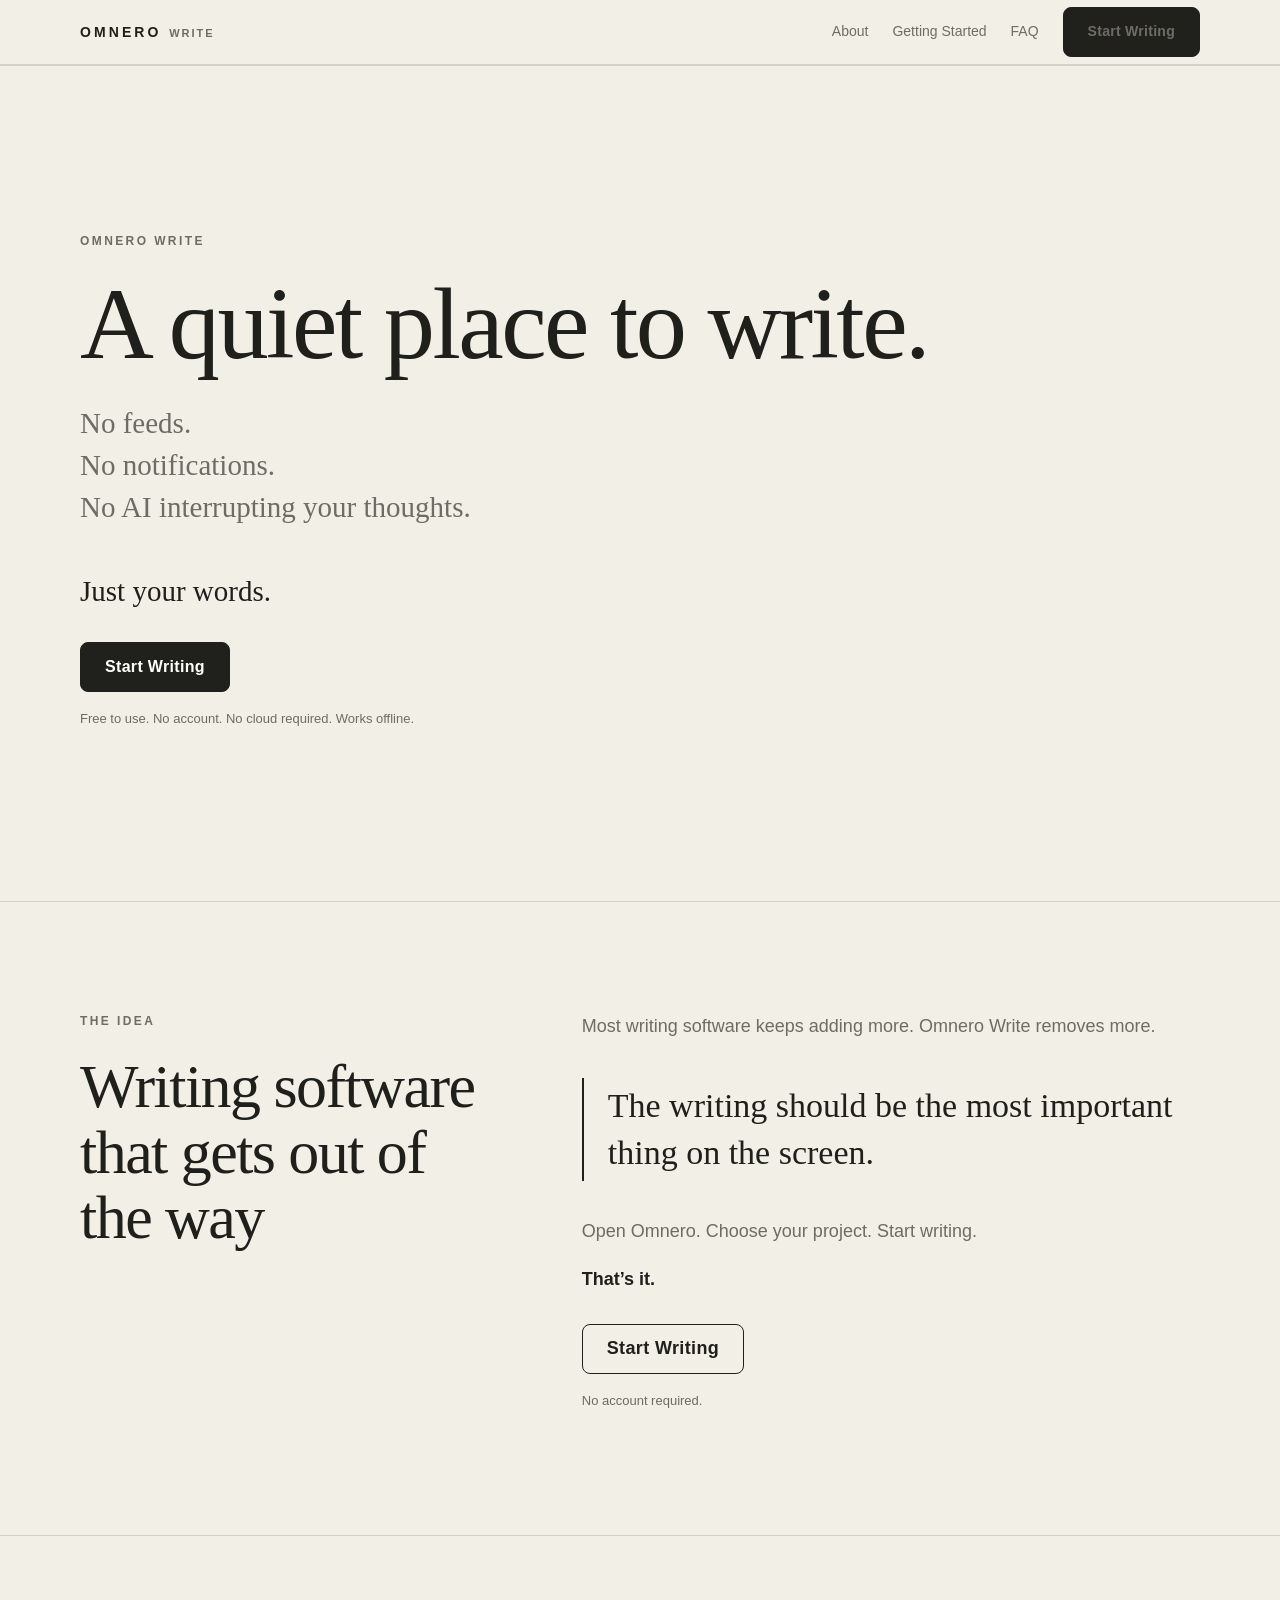
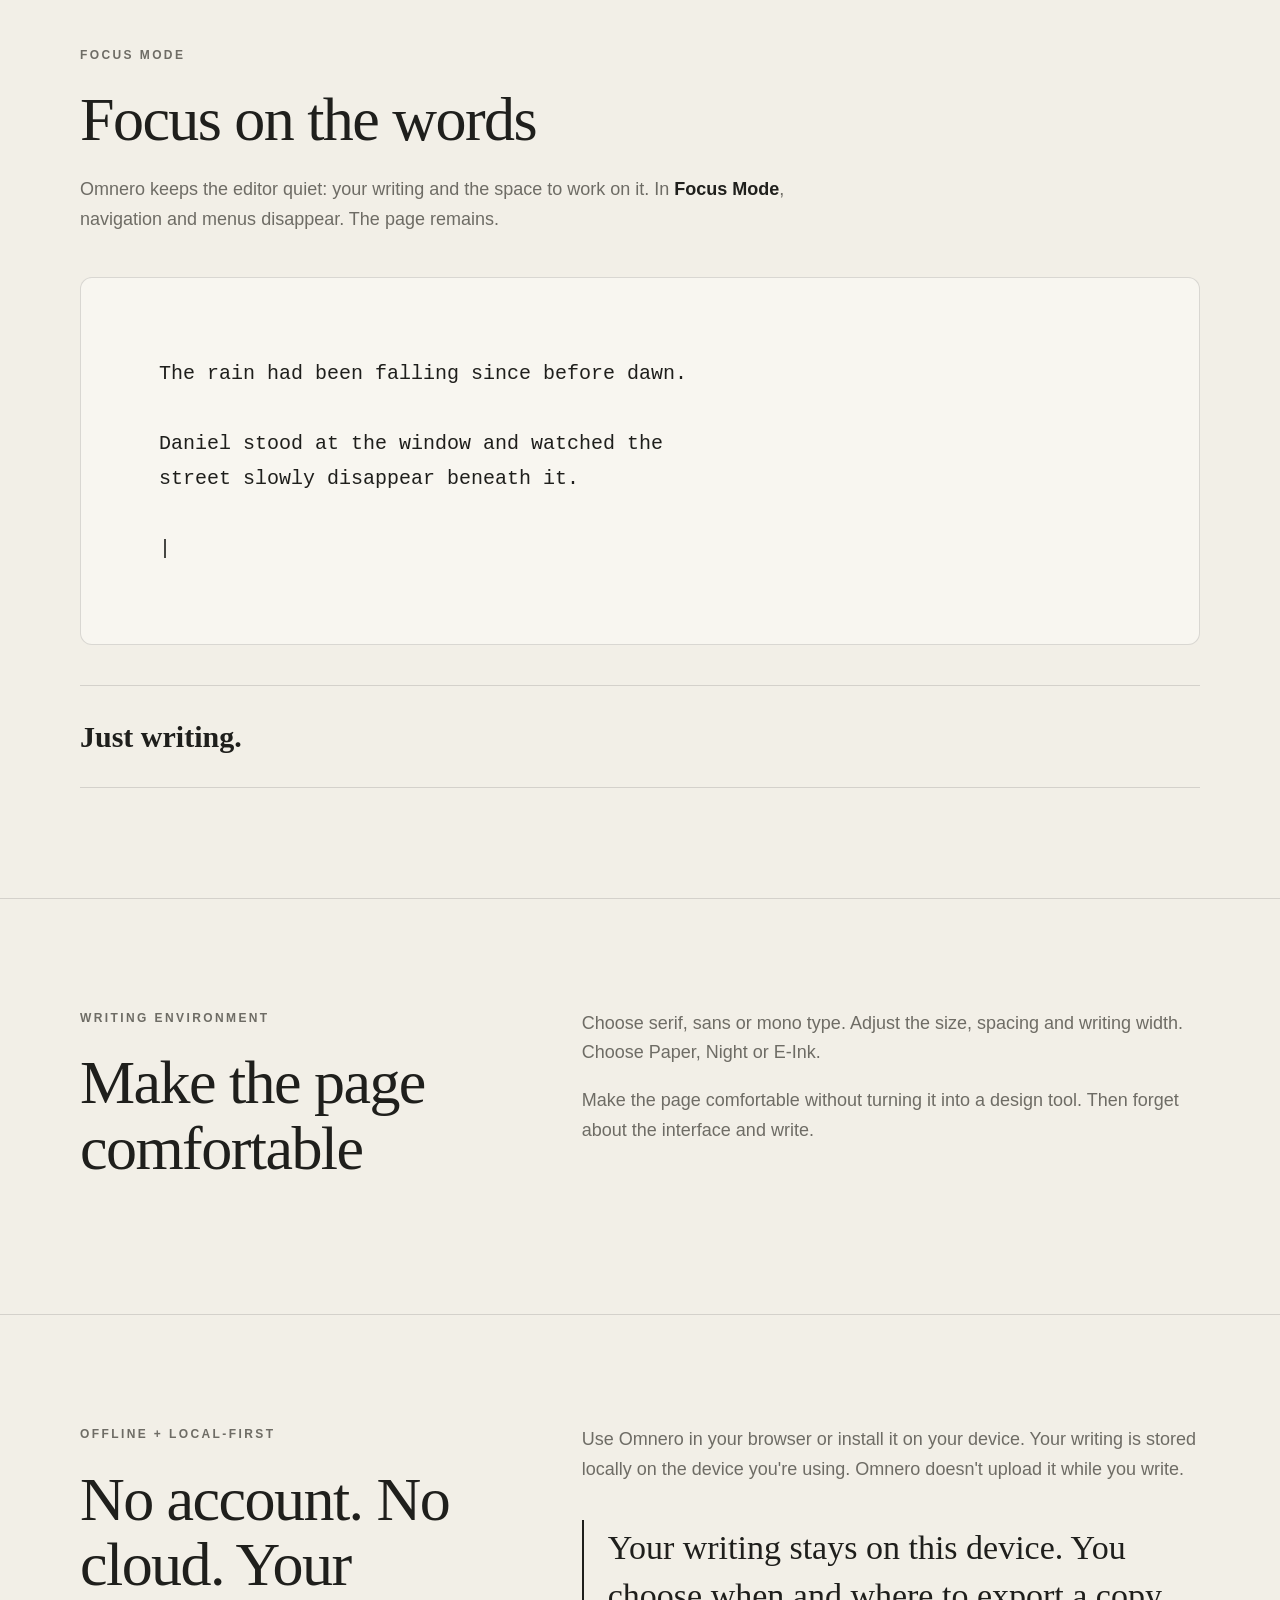
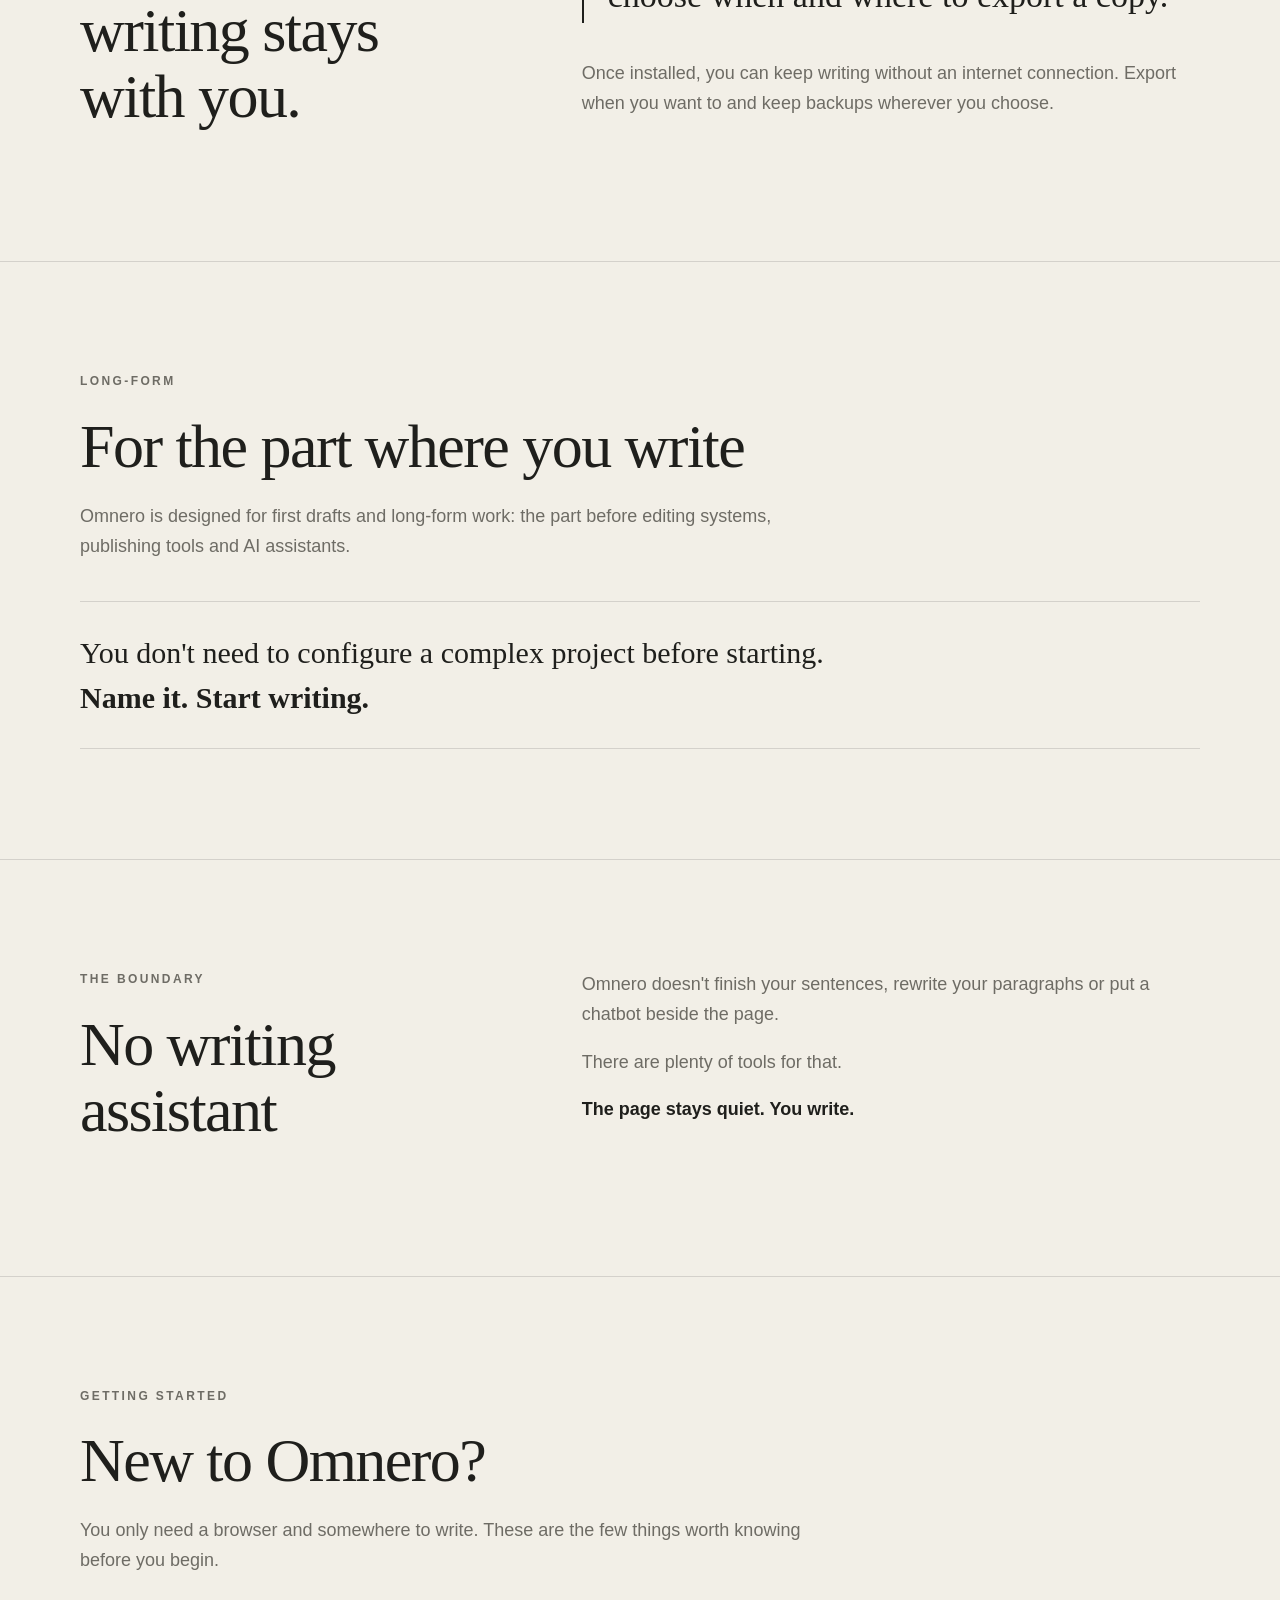
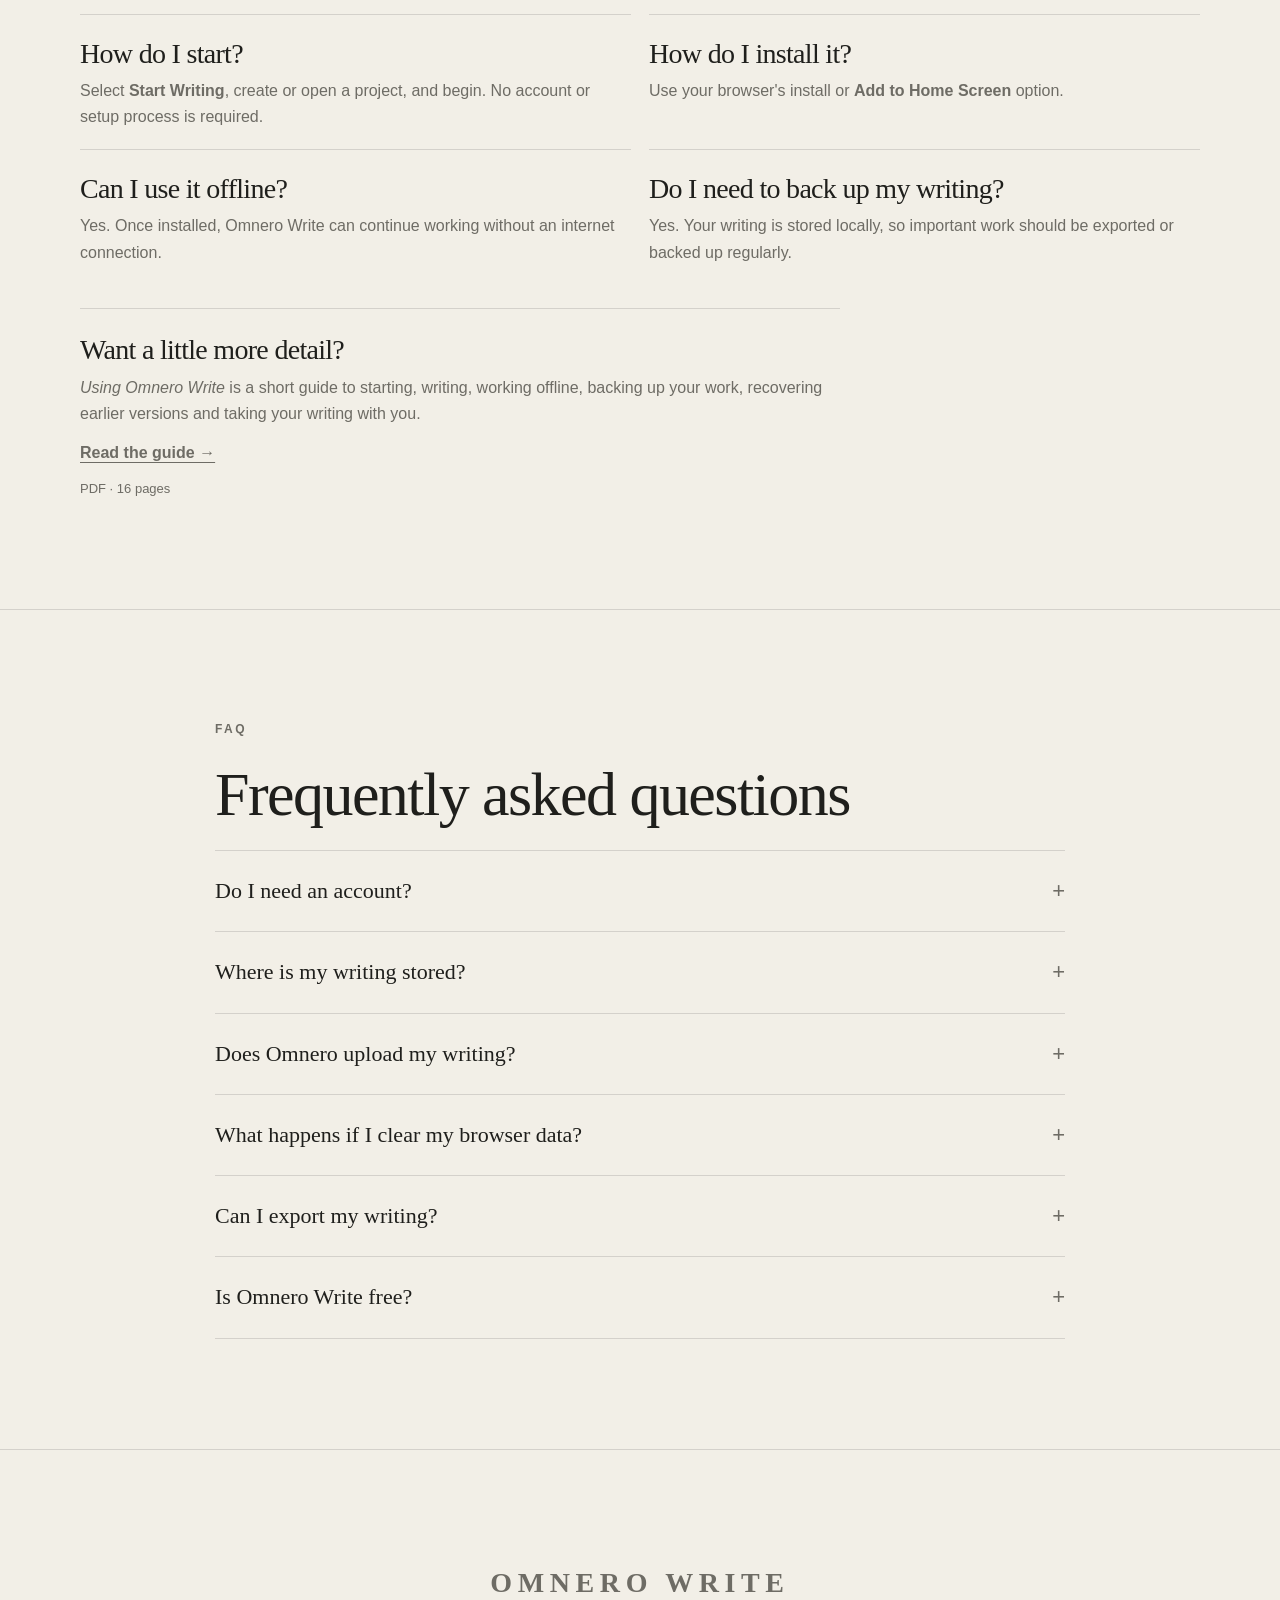
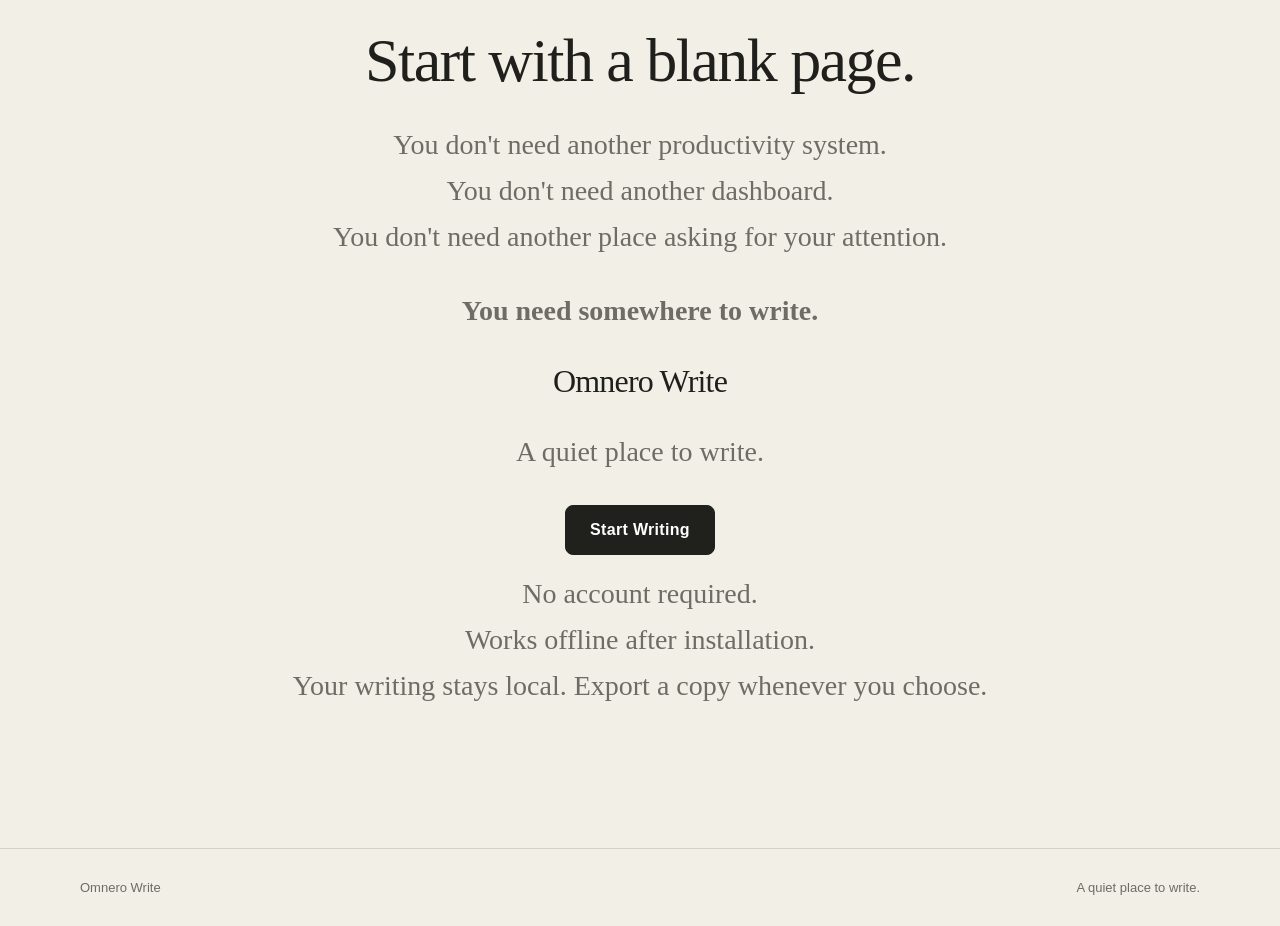
<file: index.html>
<!doctype html>
<html lang="en">
<head>
  <meta charset="utf-8">
  <meta name="viewport" content="width=device-width, initial-scale=1, viewport-fit=cover">
  <meta name="theme-color" content="#f2efe7">
  <meta name="description" content="Omnero Write — a quiet place to write. Local-first, offline-capable, distraction-free writing in your browser.">
  <link rel="canonical" href="https://omnerowrite.com/">
  <link rel="icon" href="./favicon.ico">
  <link rel="apple-touch-icon" href="./apple-touch-icon.png">
  <title>Omnero Write — A quiet place to write</title>

  <style>
    :root {
      --bg: #f2efe7;
      --surface: #f8f6f0;
      --text: #1f1f1c;
      --muted: #6e6c65;
      --faint: #9a978e;
      --line: rgba(31, 31, 28, 0.14);
      --dark: #20201d;
      --dark-hover: #11110f;
      --max: 1120px;
      --reading: 760px;
      --radius: 8px;
      --sans: Inter, ui-sans-serif, -apple-system, BlinkMacSystemFont, "Segoe UI", sans-serif;
      --serif: "Iowan Old Style", "Palatino Linotype", Palatino, Georgia, serif;
      --mono: ui-monospace, SFMono-Regular, Menlo, Consolas, "Liberation Mono", monospace;
    }

    * { box-sizing: border-box; }

    html {
      scroll-behavior: smooth;
      background: var(--bg);
    }

    body {
      margin: 0;
      color: var(--text);
      background: var(--bg);
      font-family: var(--sans);
      line-height: 1.65;
      -webkit-font-smoothing: antialiased;
      text-rendering: optimizeLegibility;
    }

    a { color: inherit; }

    .wrap {
      width: min(calc(100% - 40px), var(--max));
      margin: 0 auto;
    }

    .nav {
      position: sticky;
      top: 0;
      z-index: 20;
      background: color-mix(in srgb, var(--bg) 92%, transparent);
      backdrop-filter: blur(12px);
      -webkit-backdrop-filter: blur(12px);
      border-bottom: 1px solid var(--line);
    }

    .nav-inner {
      min-height: 64px;
      display: flex;
      align-items: center;
      justify-content: space-between;
      gap: 24px;
    }

    .brand {
      display: inline-flex;
      align-items: baseline;
      gap: .48em;
      text-transform: uppercase;
      text-decoration: none;
      white-space: nowrap;
      line-height: 1;
    }

    .brand-omnero {
      font-size: 14px;
      font-weight: 800;
      letter-spacing: .22em;
    }

    .brand-write {
      font-size: 11px;
      font-weight: 550;
      letter-spacing: .18em;
      color: var(--muted);
    }

    .nav-links {
      display: flex;
      align-items: center;
      gap: 24px;
      font-size: 14px;
    }

    .nav-links a {
      text-decoration: none;
      color: var(--muted);
    }

    .nav-links a:hover,
    .nav-links a:focus-visible {
      color: var(--text);
    }

    .button {
      display: inline-flex;
      min-height: 50px;
      align-items: center;
      justify-content: center;
      padding: 0 24px;
      border-radius: var(--radius);
      border: 1px solid var(--dark);
      background: var(--dark);
      color: #fff;
      text-decoration: none;
      font-weight: 650;
      letter-spacing: .02em;
      transition: background .15s ease, transform .15s ease;
    }

    .button:hover { background: var(--dark-hover); }
    .button:active { transform: translateY(1px); }
    .button:focus-visible {
      outline: 3px solid rgba(31,31,28,.25);
      outline-offset: 3px;
    }

    .button.secondary {
      background: transparent;
      color: var(--text);
    }

    .button.secondary:hover { background: rgba(31,31,28,.04); }

    .hero {
      min-height: calc(100vh - 64px);
      min-height: calc(100svh - 64px);
      display: grid;
      align-items: center;
      padding: 92px 0 84px;
    }

    .hero-content {
      width: min(900px, 100%);
    }

    .eyebrow {
      margin: 0 0 22px;
      color: var(--muted);
      font-size: 12px;
      font-weight: 650;
      letter-spacing: .2em;
      text-transform: uppercase;
    }

    h1, h2, h3 {
      font-family: var(--serif);
      font-weight: 500;
      letter-spacing: -.025em;
      margin-top: 0;
    }

    h1 {
      margin-bottom: 28px;
      max-width: 930px;
      font-size: clamp(54px, 8vw, 104px);
      line-height: .98;
    }

    h2 {
      margin-bottom: 22px;
      font-size: clamp(36px, 5vw, 62px);
      line-height: 1.06;
    }

    h3 {
      margin-bottom: 8px;
      font-size: clamp(24px, 2.6vw, 32px);
      line-height: 1.2;
    }

    .hero-copy {
      max-width: 650px;
      margin: 0 0 30px;
      color: var(--muted);
      font-family: var(--serif);
      font-size: clamp(21px, 2.4vw, 29px);
      line-height: 1.45;
    }

    .hero-copy strong {
      color: var(--text);
      font-weight: 500;
    }

    .cta-row {
      display: flex;
      flex-wrap: wrap;
      gap: 12px;
      margin-top: 30px;
    }

    .micro {
      margin-top: 16px;
      color: var(--muted);
      font-size: 13px;
    }

    section {
      padding: 110px 0;
      border-top: 1px solid var(--line);
    }

    .section-grid {
      display: grid;
      grid-template-columns: minmax(0, .8fr) minmax(0, 1.2fr);
      gap: clamp(48px, 7vw, 110px);
      align-items: start;
    }

    .section-copy {
      max-width: var(--reading);
      font-size: 18px;
      color: var(--muted);
    }

    .section-copy p:first-child { margin-top: 0; }
    .section-copy strong { color: var(--text); }

    blockquote {
      margin: 36px 0;
      padding: 4px 0 4px 24px;
      border-left: 2px solid var(--text);
      color: var(--text);
      font-family: var(--serif);
      font-size: clamp(23px, 2.8vw, 34px);
      line-height: 1.4;
    }


    .plain-list {
      padding-left: 1.15em;
      color: var(--muted);
    }

    .plain-list li { margin: 5px 0; }

    .editor-demo {
      margin: 42px 0 0;
      padding: clamp(40px, 7vw, 78px);
      background: var(--surface);
      border: 1px solid var(--line);
      border-radius: 12px;
    }

    .editor-demo pre {
      margin: 0;
      white-space: pre-wrap;
      font-family: var(--mono);
      font-size: clamp(16px, 1.8vw, 20px);
      line-height: 1.75;
      color: var(--text);
    }

    .callout {
      margin-top: 40px;
      padding: 28px 0;
      border-top: 1px solid var(--line);
      border-bottom: 1px solid var(--line);
      font-family: var(--serif);
      font-size: clamp(21px, 2.5vw, 30px);
      line-height: 1.5;
    }


    .returning-only a {
      color: var(--muted);
      text-underline-offset: 3px;
    }

    .onboarding-grid {
      display: grid;
      grid-template-columns: repeat(2, 1fr);
      gap: 18px;
      margin-top: 38px;
    }

    .onboarding-card {
      border-top: 1px solid var(--line);
      padding-top: 22px;
    }

    .onboarding-card h3 {
      font-size: clamp(22px, 2.2vw, 28px);
    }

    .onboarding-card p {
      margin: 0;
      color: var(--muted);
    }

    .guide-note {
      max-width: var(--reading);
      margin-top: 42px;
      padding-top: 24px;
      border-top: 1px solid var(--line);
    }

    .guide-note h3 { font-size: clamp(22px, 2.2vw, 28px); }
    .guide-note p { margin: 0 0 12px; color: var(--muted); }
    .guide-note a { text-underline-offset: 4px; }
    .guide-note .micro { margin: 8px 0 0; }

    .faq {
      max-width: 850px;
      margin: 0 auto;
    }

    .faq details {
      border-top: 1px solid var(--line);
      padding: 0;
    }

    .faq details:last-child { border-bottom: 1px solid var(--line); }

    .faq summary {
      cursor: pointer;
      list-style: none;
      padding: 22px 0;
      font-family: var(--serif);
      font-size: 22px;
    }

    .faq summary::-webkit-details-marker { display: none; }

    .faq summary::after {
      content: "+";
      float: right;
      font-family: var(--sans);
      color: var(--muted);
    }

    .faq details[open] summary::after { content: "−"; }

    .faq details div {
      padding: 0 0 24px;
      color: var(--muted);
      max-width: 700px;
    }

    .final {
      min-height: 80vh;
      min-height: 80svh;
      display: grid;
      align-items: center;
      text-align: center;
    }

    .final-inner {
      max-width: 850px;
      margin: 0 auto;
    }

    .final p {
      font-family: var(--serif);
      font-size: clamp(20px, 2.5vw, 28px);
      color: var(--muted);
    }

    .final .cta-row { justify-content: center; }

    footer {
      border-top: 1px solid var(--line);
      padding: 28px 0 calc(28px + env(safe-area-inset-bottom));
      color: var(--muted);
      font-size: 13px;
    }

    .footer-inner {
      display: flex;
      justify-content: space-between;
      gap: 24px;
      flex-wrap: wrap;
    }

    @media (max-width: 820px) {
      .nav-links a:not(.button) { display: none; }

      .hero {
        min-height: auto;
        padding: 88px 0 78px;
      }

      section { padding: 78px 0; }

      .section-grid {
        grid-template-columns: 1fr;
        gap: 28px;
      }

      .onboarding-grid { grid-template-columns: 1fr; }

      .editor-demo { padding: 32px 24px; }
    }

    @media (max-width: 520px) {
      .wrap { width: min(calc(100% - 32px), var(--max)); }

      .nav-inner { min-height: 58px; }

      .nav .button {
        min-height: 42px;
        padding: 0 16px;
        font-size: 13px;
      }

      .hero { padding-top: 70px; }

      .cta-row .button {
        width: 100%;
      }

      blockquote {
        padding-left: 18px;
      }
    }

    @media (prefers-reduced-motion: reduce) {
      html { scroll-behavior: auto; }
      *, *::before, *::after {
        transition-duration: .001ms !important;
        animation-duration: .001ms !important;
      }
    }

    @media print {
      .nav, .cta-row, footer { display: none; }
      body { background: #fff; color: #000; }
      section { break-inside: avoid; }
    }
  </style>
</head>

<body>
  <header class="nav">
    <div class="wrap nav-inner">
      <a class="brand" href="#top"><span class="brand-omnero">Omnero</span><span class="brand-write">Write</span></a>
      <nav class="nav-links" aria-label="Primary">
        <a href="#about">About</a>
        <a href="#getting-started">Getting Started</a>
        <a href="#faq">FAQ</a>
        <a class="button" href="app/">Start Writing</a>
      </nav>
    </div>
  </header>

  <main id="top">
    <section class="hero" aria-labelledby="hero-title">
      <div class="wrap">
        <div class="hero-content">
          <p class="eyebrow" id="hero-eyebrow">Omnero Write</p>
          <h1 id="hero-title">A quiet place to write.</h1>

          <p class="hero-copy" id="hero-copy">
            No feeds.<br>
            No notifications.<br>
            No AI interrupting your thoughts.<br><br>
            <strong>Just your words.</strong>
          </p>

          <div class="cta-row">
            <a class="button" id="hero-writing-cta" href="app/">Start Writing</a>
          </div>

          <p class="micro" id="hero-micro">Free to use. No account. No cloud required. Works offline.</p>
          <p class="micro returning-only" id="returning-learn-more" hidden><a href="#about">Learn more about Omnero Write →</a></p>
        </div>
      </div>
    </section>

    <section id="about">
      <div class="wrap section-grid">
        <div>
          <p class="eyebrow">The idea</p>
          <h2>Writing software that gets out of the way</h2>
        </div>
        <div class="section-copy">
          <p>Most writing software keeps adding more. Omnero Write removes more.</p>
          <blockquote>The writing should be the most important thing on the screen.</blockquote>
          <p>Open Omnero. Choose your project. Start writing.</p>
          <p><strong>That’s it.</strong></p>
          <div class="cta-row">
            <a class="button secondary" href="app/">Start Writing</a>
          </div>
          <p class="micro">No account required.</p>
        </div>
      </div>
    </section>

    <section>
      <div class="wrap">
        <p class="eyebrow">Focus Mode</p>
        <h2>Focus on the words</h2>
        <div class="section-copy">
          <p>Omnero keeps the editor quiet: your writing and the space to work on it. In <strong>Focus Mode</strong>, navigation and menus disappear. The page remains.</p>
        </div>

        <div class="editor-demo" aria-label="Example writing view">
<pre>The rain had been falling since before dawn.

Daniel stood at the window and watched the
street slowly disappear beneath it.

|</pre>
        </div>

        <div class="callout"><strong>Just writing.</strong></div>
      </div>
    </section>

    <section>
      <div class="wrap section-grid">
        <div>
          <p class="eyebrow">Writing environment</p>
          <h2>Make the page comfortable</h2>
        </div>
        <div class="section-copy">
          <p>Choose serif, sans or mono type. Adjust the size, spacing and writing width. Choose Paper, Night or E-Ink.</p>
          <p>Make the page comfortable without turning it into a design tool. Then forget about the interface and write.</p>
        </div>
      </div>
    </section>

    <section id="offline">
      <div class="wrap section-grid">
        <div>
          <p class="eyebrow">Offline + local-first</p>
          <h2>No account. No cloud. Your writing stays with you.</h2>
        </div>
        <div class="section-copy">
          <p>Use Omnero in your browser or install it on your device. Your writing is stored locally on the device you're using. Omnero doesn't upload it while you write.</p>
          <blockquote>Your writing stays on this device. You choose when and where to export a copy.</blockquote>
          <p>Once installed, you can keep writing without an internet connection. Export when you want to and keep backups wherever you choose.</p>
        </div>
      </div>
    </section>

    <section>
      <div class="wrap">
        <p class="eyebrow">Long-form</p>
        <h2>For the part where you write</h2>
        <div class="section-copy">
          <p>Omnero is designed for first drafts and long-form work: the part before editing systems, publishing tools and AI assistants.</p>
        </div>

        <div class="callout">You don't need to configure a complex project before starting.<br><strong>Name it. Start writing.</strong></div>
      </div>
    </section>

    <section>
      <div class="wrap section-grid">
        <div>
          <p class="eyebrow">The boundary</p>
          <h2>No writing assistant</h2>
        </div>

        <div class="section-copy">
          <p>Omnero doesn't finish your sentences, rewrite your paragraphs or put a chatbot beside the page.</p>
          <p>There are plenty of tools for that.</p>
          <p><strong>The page stays quiet. You write.</strong></p>
        </div>
      </div>
    </section>

    <section id="getting-started">
      <div class="wrap">
        <p class="eyebrow">Getting started</p>
        <h2>New to Omnero?</h2>

        <div class="section-copy">
          <p>You only need a browser and somewhere to write. These are the few things worth knowing before you begin.</p>
        </div>

        <div class="onboarding-grid">
          <article class="onboarding-card">
            <h3>How do I start?</h3>
            <p>Select <strong>Start Writing</strong>, create or open a project, and begin. No account or setup process is required.</p>
          </article>

          <article class="onboarding-card">
            <h3>How do I install it?</h3>
            <p>Use your browser's install or <strong>Add to Home Screen</strong> option.</p>
          </article>

          <article class="onboarding-card">
            <h3>Can I use it offline?</h3>
            <p>Yes. Once installed, Omnero Write can continue working without an internet connection.</p>
          </article>

          <article class="onboarding-card">
            <h3>Do I need to back up my writing?</h3>
            <p>Yes. Your writing is stored locally, so important work should be exported or backed up regularly.</p>
          </article>
        </div>

        <div class="guide-note">
          <h3>Want a little more detail?</h3>
          <p><em>Using Omnero Write</em> is a short guide to starting, writing, working offline, backing up your work, recovering earlier versions and taking your writing with you.</p>
          <p><strong><a href="Using_Omnero_Write_2026.pdf" target="_blank" rel="noopener">Read the guide →</a></strong></p>
          <p class="micro">PDF · 16 pages</p>
        </div>
      </div>
    </section>

    <section id="faq">
      <div class="wrap faq">
        <p class="eyebrow">FAQ</p>
        <h2>Frequently asked questions</h2>

        <details>
          <summary>Do I need an account?</summary>
          <div>No. Omnero Write does not require an account.</div>
        </details>

        <details>
          <summary>Where is my writing stored?</summary>
          <div>Your writing is stored locally on the device you're using, in your browser.</div>
        </details>

        <details>
          <summary>Does Omnero upload my writing?</summary>
          <div>No. Your writing is stored locally and isn't uploaded to Omnero servers while you write.</div>
        </details>

        <details>
          <summary>What happens if I clear my browser data?</summary>
          <div>Clearing browser or site data can remove writing stored locally by Omnero. Back up important work regularly using Omnero's backup or export tools.</div>
        </details>

        <details>
          <summary>Can I export my writing?</summary>
          <div>Yes. You can export your writing as text or Markdown, or create a project backup.</div>
        </details>

        <details>
          <summary>Is Omnero Write free?</summary>
          <div>
            Yes. Omnero Write is free to use. No account or payment is required. If you find it useful, you can optionally support its hosting and continued development.
            <div class="cta-row" style="margin-top: 18px;">
              <a class="button secondary" href="support/">Support Omnero</a>
            </div>
          </div>
        </details>
      </div>
    </section>

    <section class="final">
      <div class="wrap final-inner">
        <p class="eyebrow">Omnero Write</p>
        <h2>Start with a blank page.</h2>
        <p>
          You don't need another productivity system.<br>
          You don't need another dashboard.<br>
          You don't need another place asking for your attention.
        </p>
        <p><strong>You need somewhere to write.</strong></p>

        <h3>Omnero Write</h3>
        <p>A quiet place to write.</p>

        <div class="cta-row">
          <a class="button" href="app/">Start Writing</a>
        </div>

        <p class="micro">
          No account required.<br>
          Works offline after installation.<br>
          Your writing stays local. Export a copy whenever you choose.
        </p>
      </div>
    </section>
  </main>

  <footer>
    <div class="wrap footer-inner">
      <span>Omnero Write</span>
      <span>A quiet place to write.</span>
    </div>
  </footer>

  <script>
    (() => {
      const RETURNING_KEY = "omnero_has_opened_app";
      const LEGACY_RETURNING_KEY = "omnero_has_written";
      const APP_URL = "app/";

      const markReturning = () => {
        try {
          localStorage.setItem(RETURNING_KEY, "true");
          localStorage.setItem("omnero_last_opened", new Date().toISOString());
        } catch (_) {
          // Omnero still works if browser storage is unavailable.
        }
      };

      document.querySelectorAll(`a[href="${APP_URL}"]`).forEach((link) => {
        link.addEventListener("click", markReturning);
      });

      let isReturning = false;
      try {
        isReturning = localStorage.getItem(RETURNING_KEY) === "true" || localStorage.getItem(LEGACY_RETURNING_KEY) === "true";
        if (isReturning) {
          localStorage.setItem(RETURNING_KEY, "true");
          localStorage.removeItem(LEGACY_RETURNING_KEY);
        }
      } catch (_) {}

      if (!isReturning) return;

      const title = document.getElementById("hero-title");
      const copy = document.getElementById("hero-copy");
      const cta = document.getElementById("hero-writing-cta");
      const micro = document.getElementById("hero-micro");
      const learnMore = document.getElementById("returning-learn-more");

      if (title) title.textContent = "Welcome back.";
      if (copy) {
        copy.innerHTML = "Your writing space is ready.<br><br><strong>Continue where you left off.</strong>";
      }
      if (cta) cta.textContent = "Continue Writing";
      document.querySelectorAll(`a[href="${APP_URL}"]`).forEach((link) => {
        link.textContent = "Continue Writing";
      });
      if (micro) micro.textContent = "Your writing stays local on this device.";
      if (learnMore) learnMore.hidden = false;
    })();
  </script>

</body>
</html>
</file>
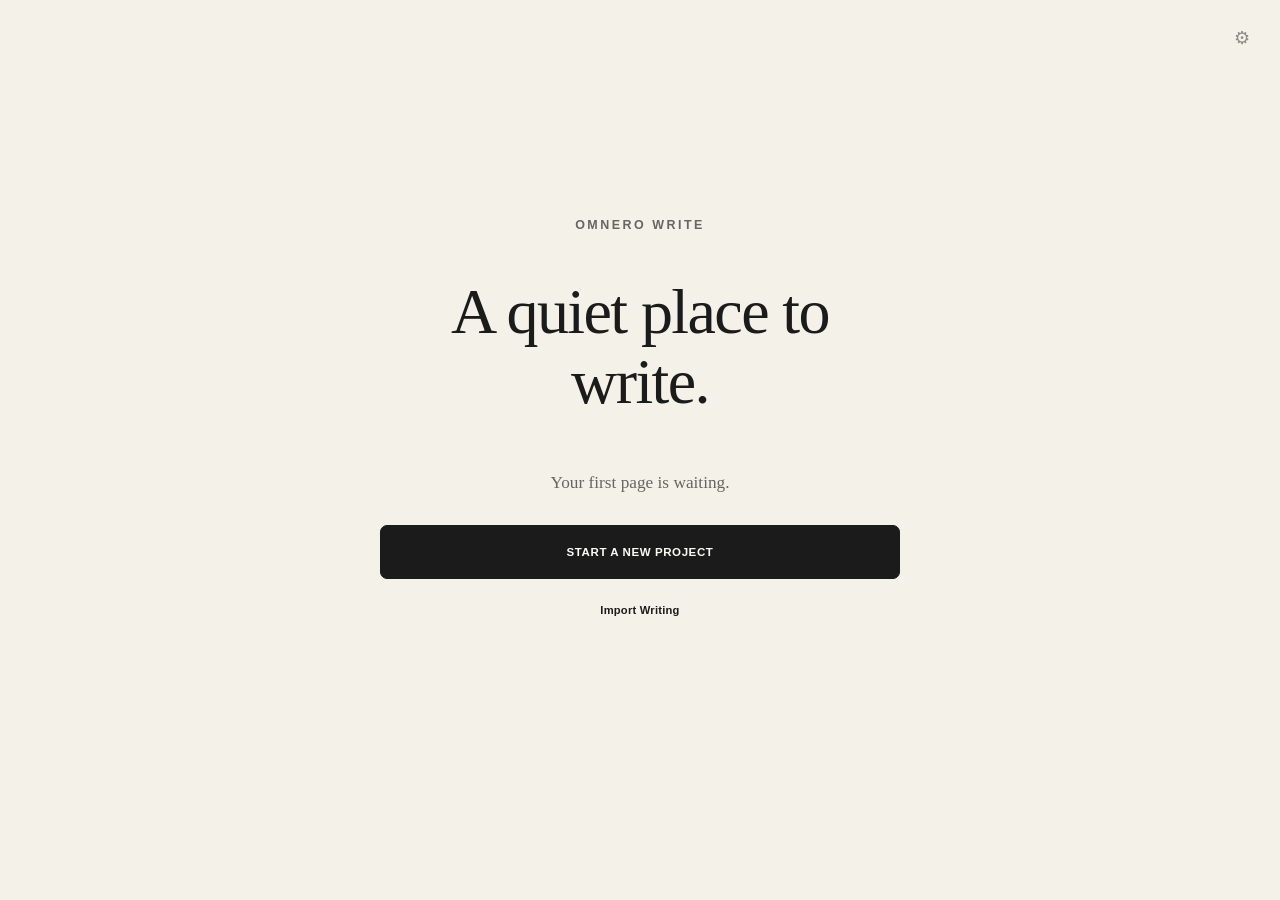
<file: app/index.html>
<!doctype html><html lang="en"><head><meta charset="UTF-8"/><meta name="viewport" content="width=device-width,initial-scale=1,viewport-fit=cover"/><meta name="theme-color" content="#f4f1e8"/><meta name="robots" content="noindex,follow"/><meta name="apple-mobile-web-app-capable" content="yes"/><meta name="apple-mobile-web-app-status-bar-style" content="default"/><link rel="canonical" href="https://omnerowrite.com/app/"/><link rel="manifest" href="../manifest.webmanifest"/><link rel="icon" href="../favicon.ico"/><link rel="apple-touch-icon" href="../apple-touch-icon.png"/><title>Omnero Write</title>  <script type="module" crossorigin src="../assets/app.js"></script>
  <link rel="stylesheet" crossorigin href="../assets/app.css">
</head><body><div id="root"></div></body></html>
</file>
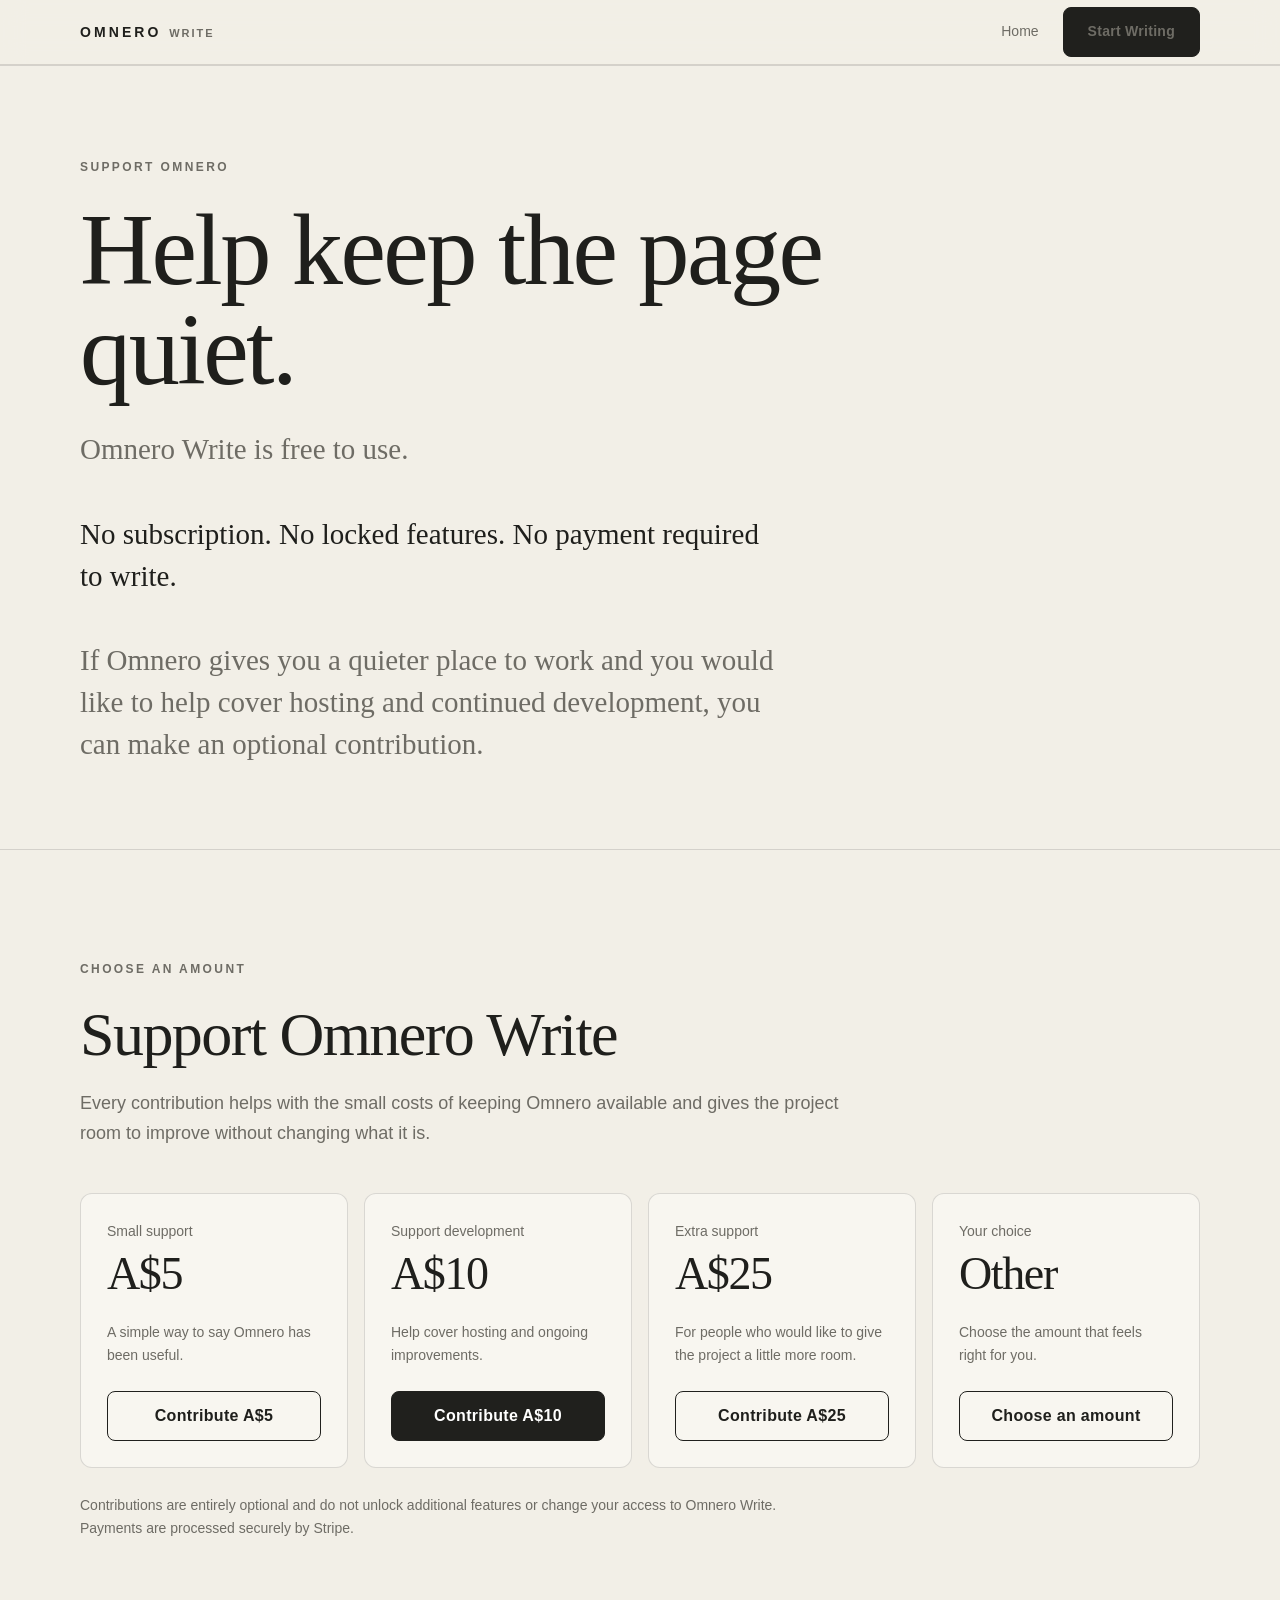
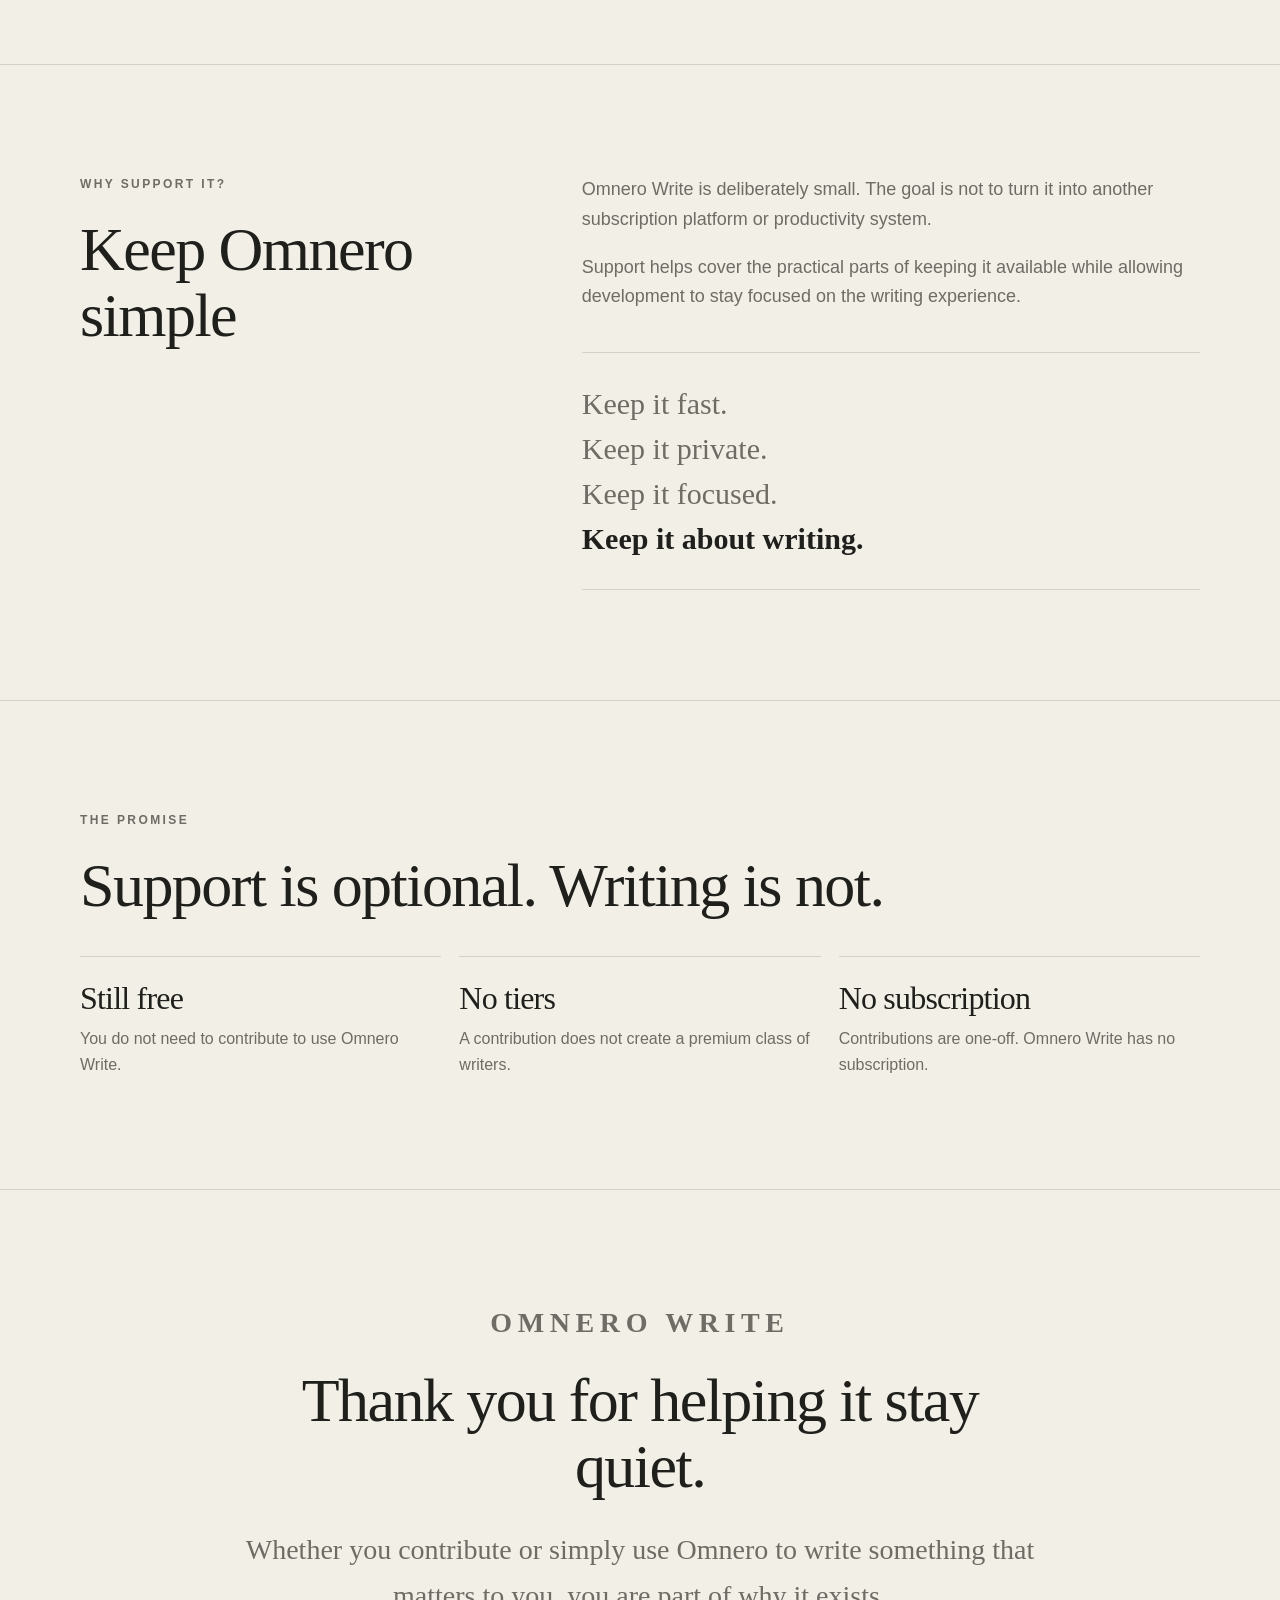
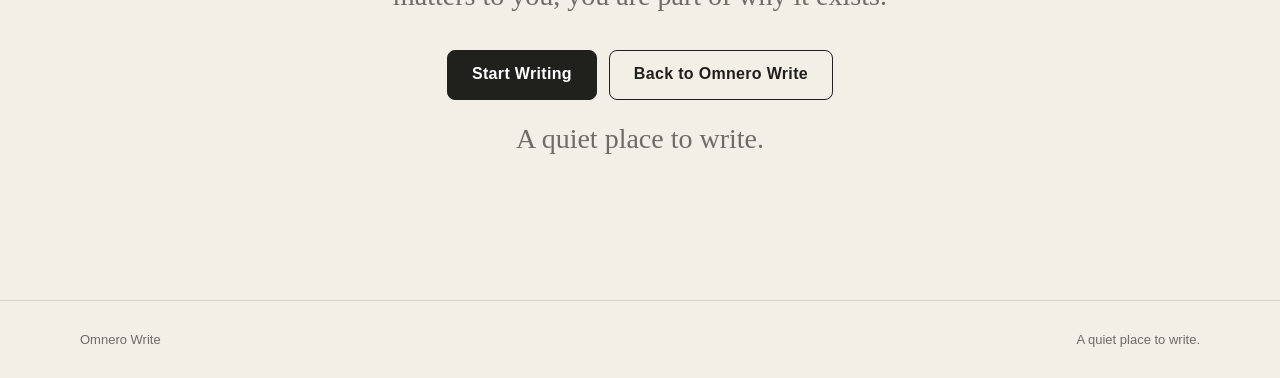
<file: support/index.html>
<!doctype html>
<html lang="en">
<head>
  <meta charset="utf-8">
  <meta name="viewport" content="width=device-width, initial-scale=1, viewport-fit=cover">
  <meta name="theme-color" content="#f2efe7">
  <meta name="description" content="Support Omnero Write — help cover hosting and continued development of a quiet, local-first writing space.">
  <link rel="canonical" href="https://omnerowrite.com/support/">
  <link rel="icon" href="../favicon.ico">
  <link rel="apple-touch-icon" href="../apple-touch-icon.png">
  <title>Support Omnero — Omnero Write</title>

  <style>
    :root {
      --bg: #f2efe7;
      --surface: #f8f6f0;
      --text: #1f1f1c;
      --muted: #6e6c65;
      --faint: #9a978e;
      --line: rgba(31, 31, 28, 0.14);
      --dark: #20201d;
      --dark-hover: #11110f;
      --max: 1120px;
      --reading: 760px;
      --radius: 8px;
      --sans: Inter, ui-sans-serif, -apple-system, BlinkMacSystemFont, "Segoe UI", sans-serif;
      --serif: "Iowan Old Style", "Palatino Linotype", Palatino, Georgia, serif;
    }

    * { box-sizing: border-box; }

    html {
      scroll-behavior: smooth;
      background: var(--bg);
    }

    body {
      margin: 0;
      color: var(--text);
      background: var(--bg);
      font-family: var(--sans);
      line-height: 1.65;
      -webkit-font-smoothing: antialiased;
      text-rendering: optimizeLegibility;
    }

    a { color: inherit; }

    .wrap {
      width: min(calc(100% - 40px), var(--max));
      margin: 0 auto;
    }

    .nav {
      position: sticky;
      top: 0;
      z-index: 20;
      background: color-mix(in srgb, var(--bg) 92%, transparent);
      backdrop-filter: blur(12px);
      -webkit-backdrop-filter: blur(12px);
      border-bottom: 1px solid var(--line);
    }

    .nav-inner {
      min-height: 64px;
      display: flex;
      align-items: center;
      justify-content: space-between;
      gap: 24px;
    }

    .brand {
      display: inline-flex;
      align-items: baseline;
      gap: .48em;
      text-transform: uppercase;
      text-decoration: none;
      white-space: nowrap;
      line-height: 1;
    }

    .brand-omnero {
      font-size: 14px;
      font-weight: 800;
      letter-spacing: .22em;
    }

    .brand-write {
      font-size: 11px;
      font-weight: 550;
      letter-spacing: .18em;
      color: var(--muted);
    }

    .nav-links {
      display: flex;
      align-items: center;
      gap: 24px;
      font-size: 14px;
    }

    .nav-links a {
      text-decoration: none;
      color: var(--muted);
    }

    .nav-links a:hover,
    .nav-links a:focus-visible {
      color: var(--text);
    }

    .button {
      display: inline-flex;
      min-height: 50px;
      align-items: center;
      justify-content: center;
      padding: 0 24px;
      border-radius: var(--radius);
      border: 1px solid var(--dark);
      background: var(--dark);
      color: #fff;
      text-decoration: none;
      font-weight: 650;
      letter-spacing: .02em;
      transition: background .15s ease, transform .15s ease;
    }

    .button:hover { background: var(--dark-hover); }
    .button:active { transform: translateY(1px); }

    .button:focus-visible {
      outline: 3px solid rgba(31,31,28,.25);
      outline-offset: 3px;
    }

    .button.secondary {
      background: transparent;
      color: var(--text);
    }

    .button.secondary:hover {
      background: rgba(31,31,28,.04);
    }

    .button[aria-disabled="true"] {
      cursor: not-allowed;
      opacity: .55;
    }

    .hero {
      min-height: calc(75vh - 64px);
      min-height: calc(75svh - 64px);
      display: grid;
      align-items: center;
      padding: 92px 0 84px;
    }

    .hero-content {
      width: min(900px, 100%);
    }

    .eyebrow {
      margin: 0 0 22px;
      color: var(--muted);
      font-size: 12px;
      font-weight: 650;
      letter-spacing: .2em;
      text-transform: uppercase;
    }

    h1, h2, h3 {
      font-family: var(--serif);
      font-weight: 500;
      letter-spacing: -.025em;
      margin-top: 0;
    }

    h1 {
      margin-bottom: 28px;
      max-width: 930px;
      font-size: clamp(54px, 8vw, 104px);
      line-height: .98;
    }

    h2 {
      margin-bottom: 22px;
      font-size: clamp(36px, 5vw, 62px);
      line-height: 1.06;
    }

    h3 {
      margin-bottom: 8px;
      font-size: clamp(24px, 2.6vw, 32px);
      line-height: 1.2;
    }

    .hero-copy {
      max-width: 700px;
      margin: 0;
      color: var(--muted);
      font-family: var(--serif);
      font-size: clamp(21px, 2.4vw, 29px);
      line-height: 1.45;
    }

    .hero-copy strong {
      color: var(--text);
      font-weight: 500;
    }

    section {
      padding: 110px 0;
      border-top: 1px solid var(--line);
    }

    .section-grid {
      display: grid;
      grid-template-columns: minmax(0, .8fr) minmax(0, 1.2fr);
      gap: clamp(48px, 7vw, 110px);
      align-items: start;
    }

    .section-copy {
      max-width: var(--reading);
      font-size: 18px;
      color: var(--muted);
    }

    .section-copy p:first-child { margin-top: 0; }
    .section-copy strong { color: var(--text); }

    .support-grid {
      display: grid;
      grid-template-columns: repeat(4, 1fr);
      gap: 16px;
      margin-top: 44px;
    }

    .support-card {
      display: flex;
      min-height: 210px;
      flex-direction: column;
      justify-content: space-between;
      padding: 26px;
      border: 1px solid var(--line);
      border-radius: 12px;
      background: var(--surface);
    }

    .support-card p {
      margin: 0;
      color: var(--muted);
      font-size: 14px;
    }

    .amount {
      margin: 8px 0 24px;
      font-family: var(--serif);
      font-size: clamp(32px, 4vw, 46px);
      line-height: 1;
      letter-spacing: -.03em;
    }

    .support-card .button {
      width: 100%;
      margin-top: 24px;
    }

    .note {
      margin-top: 26px;
      max-width: 760px;
      color: var(--muted);
      font-size: 14px;
    }

    .principles {
      display: grid;
      grid-template-columns: repeat(3, 1fr);
      gap: 18px;
      margin-top: 38px;
    }

    .principle {
      border-top: 1px solid var(--line);
      padding-top: 22px;
    }

    .principle p {
      margin: 0;
      color: var(--muted);
    }

    .callout {
      margin-top: 40px;
      padding: 28px 0;
      border-top: 1px solid var(--line);
      border-bottom: 1px solid var(--line);
      font-family: var(--serif);
      font-size: clamp(21px, 2.5vw, 30px);
      line-height: 1.5;
    }

    .final {
      min-height: 60vh;
      min-height: 60svh;
      display: grid;
      align-items: center;
      text-align: center;
    }

    .final-inner {
      max-width: 820px;
      margin: 0 auto;
    }

    .final p {
      font-family: var(--serif);
      font-size: clamp(20px, 2.5vw, 28px);
      color: var(--muted);
    }

    .cta-row {
      display: flex;
      flex-wrap: wrap;
      justify-content: center;
      gap: 12px;
      margin-top: 30px;
    }

    .micro {
      margin-top: 16px;
      color: var(--muted);
      font-size: 13px;
    }

    footer {
      border-top: 1px solid var(--line);
      padding: 28px 0 calc(28px + env(safe-area-inset-bottom));
      color: var(--muted);
      font-size: 13px;
    }

    .footer-inner {
      display: flex;
      justify-content: space-between;
      gap: 24px;
      flex-wrap: wrap;
    }

    @media (max-width: 900px) {
      .support-grid { grid-template-columns: repeat(2, 1fr); }
      .principles { grid-template-columns: 1fr; }
    }

    @media (max-width: 820px) {
      .nav-links a:not(.button) { display: none; }

      .hero {
        min-height: auto;
        padding: 88px 0 78px;
      }

      section { padding: 78px 0; }

      .section-grid {
        grid-template-columns: 1fr;
        gap: 28px;
      }
    }

    @media (max-width: 560px) {
      .wrap { width: min(calc(100% - 32px), var(--max)); }
      .nav-inner { min-height: 58px; }

      .nav .button {
        min-height: 42px;
        padding: 0 16px;
        font-size: 13px;
      }

      .hero { padding-top: 70px; }
      .support-grid { grid-template-columns: 1fr; }
      .support-card { min-height: auto; }
      .cta-row .button { width: 100%; }
    }

    @media (prefers-reduced-motion: reduce) {
      html { scroll-behavior: auto; }

      *, *::before, *::after {
        transition-duration: .001ms !important;
        animation-duration: .001ms !important;
      }
    }
  </style>
</head>

<body>
  <header class="nav">
    <div class="wrap nav-inner">
      <a class="brand" href="/">
        <span class="brand-omnero">Omnero</span>
        <span class="brand-write">Write</span>
      </a>

      <nav class="nav-links" aria-label="Primary">
        <a href="/">Home</a>
        <a class="button" href="../app/">Start Writing</a>
      </nav>
    </div>
  </header>

  <main>
    <section class="hero">
      <div class="wrap">
        <div class="hero-content">
          <p class="eyebrow">Support Omnero</p>
          <h1>Help keep the page quiet.</h1>

          <p class="hero-copy">
            Omnero Write is free to use.<br><br>
            <strong>No subscription. No locked features. No payment required to write.</strong><br><br>
            If Omnero gives you a quieter place to work and you would like to help cover hosting and continued development, you can make an optional contribution.
          </p>
        </div>
      </div>
    </section>

    <section id="support">
      <div class="wrap">
        <p class="eyebrow">Choose an amount</p>
        <h2>Support Omnero Write</h2>

        <div class="section-copy">
          <p>Every contribution helps with the small costs of keeping Omnero available and gives the project room to improve without changing what it is.</p>
        </div>

        <div class="support-grid">

          <article class="support-card">
            <div>
              <p>Small support</p>
              <div class="amount">A$5</div>
              <p>A simple way to say Omnero has been useful.</p>
            </div>
            <a class="button secondary" href="#" data-stripe-link="aud5">Contribute A$5</a>
          </article>

          <article class="support-card">
            <div>
              <p>Support development</p>
              <div class="amount">A$10</div>
              <p>Help cover hosting and ongoing improvements.</p>
            </div>
            <a class="button" href="#" data-stripe-link="aud10">Contribute A$10</a>
          </article>

          <article class="support-card">
            <div>
              <p>Extra support</p>
              <div class="amount">A$25</div>
              <p>For people who would like to give the project a little more room.</p>
            </div>
            <a class="button secondary" href="#" data-stripe-link="aud25">Contribute A$25</a>
          </article>

          <article class="support-card">
            <div>
              <p>Your choice</p>
              <div class="amount">Other</div>
              <p>Choose the amount that feels right for you.</p>
            </div>
            <a class="button secondary" href="#" data-stripe-link="custom">Choose an amount</a>
          </article>

        </div>

        <p class="note">
          Contributions are entirely optional and do not unlock additional features or change your access to Omnero Write.
          Payments are processed securely by Stripe.
        </p>
      </div>
    </section>

    <section>
      <div class="wrap section-grid">
        <div>
          <p class="eyebrow">Why support it?</p>
          <h2>Keep Omnero simple</h2>
        </div>

        <div class="section-copy">
          <p>Omnero Write is deliberately small. The goal is not to turn it into another subscription platform or productivity system.</p>

          <p>Support helps cover the practical parts of keeping it available while allowing development to stay focused on the writing experience.</p>

          <div class="callout">
            Keep it fast.<br>
            Keep it private.<br>
            Keep it focused.<br>
            <strong>Keep it about writing.</strong>
          </div>
        </div>
      </div>
    </section>

    <section>
      <div class="wrap">
        <p class="eyebrow">The promise</p>
        <h2>Support is optional. Writing is not.</h2>

        <div class="principles">
          <div class="principle">
            <h3>Still free</h3>
            <p>You do not need to contribute to use Omnero Write.</p>
          </div>

          <div class="principle">
            <h3>No tiers</h3>
            <p>A contribution does not create a premium class of writers.</p>
          </div>

          <div class="principle">
            <h3>No subscription</h3>
            <p>Contributions are one-off. Omnero Write has no subscription.</p>
          </div>
        </div>
      </div>
    </section>

    <section class="final">
      <div class="wrap final-inner">
        <p class="eyebrow">Omnero Write</p>
        <h2>Thank you for helping it stay quiet.</h2>

        <p>
          Whether you contribute or simply use Omnero to write something that matters to you, you are part of why it exists.
        </p>

        <div class="cta-row">
          <a class="button" href="../app/">Start Writing</a>
          <a class="button secondary" href="/">Back to Omnero Write</a>
        </div>

        <p class="micro">A quiet place to write.</p>
      </div>
    </section>
  </main>

  <footer>
    <div class="wrap footer-inner">
      <span>Omnero Write</span>
      <span>A quiet place to write.</span>
    </div>
  </footer>
  <script src="../stripe-links.js"></script>
  <script>
    (() => {
      const links = window.OMNERO_STRIPE_LINKS || {};

      document.querySelectorAll('[data-stripe-link]').forEach((button) => {
        const url = links[button.dataset.stripeLink];
        if (url) {
          button.href = url;
          button.target = '_blank';
          button.rel = 'noopener noreferrer';
          return;
        }

        button.setAttribute('aria-disabled', 'true');
        button.title = 'This contribution option is not available yet.';
        button.addEventListener('click', (event) => event.preventDefault());
      });

      document.querySelectorAll('a[href="../app/"]').forEach((link) => {
        link.addEventListener('click', () => {
          try {
            localStorage.setItem('omnero_has_written', 'true');
            localStorage.setItem('omnero_last_opened', new Date().toISOString());
          } catch (_) {}
        });
      });
    })();
  </script>
</body>
</html>
</file>
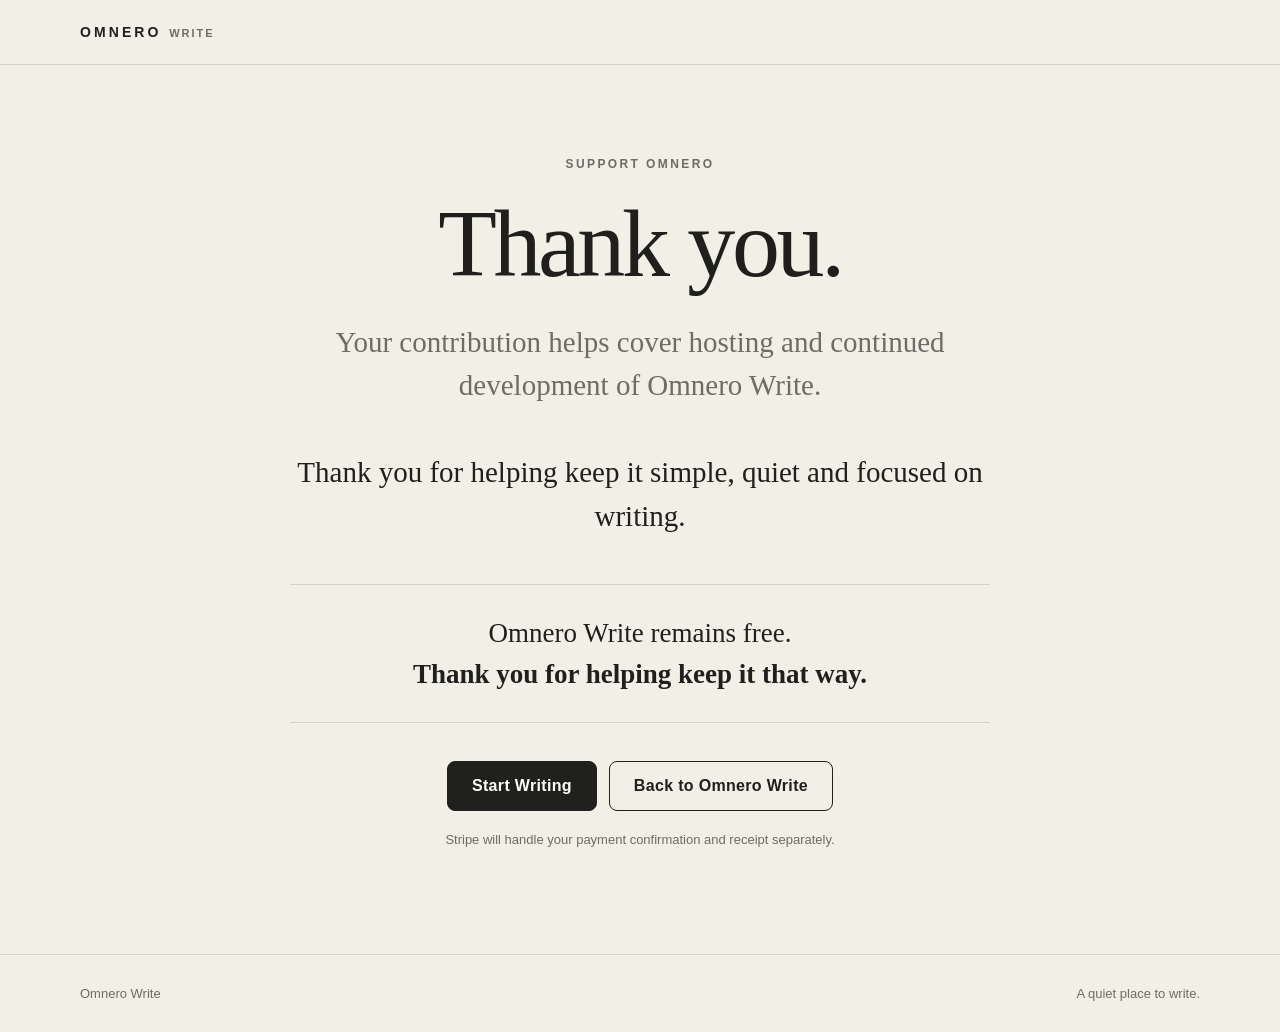
<file: support/thanks/index.html>
<!doctype html>
<html lang="en">
<head>
  <meta charset="utf-8">
  <meta name="viewport" content="width=device-width, initial-scale=1, viewport-fit=cover">
  <meta name="theme-color" content="#f2efe7">
  <meta name="description" content="Thank you for supporting Omnero Write.">
  <meta name="robots" content="noindex,follow">
  <link rel="canonical" href="https://omnerowrite.com/support/thanks/">
  <link rel="icon" href="../../favicon.ico">
  <link rel="apple-touch-icon" href="../../apple-touch-icon.png">
  <title>Thank You — Omnero Write</title>

  <style>
    :root {
      --bg: #f2efe7;
      --surface: #f8f6f0;
      --text: #1f1f1c;
      --muted: #6e6c65;
      --line: rgba(31, 31, 28, 0.14);
      --dark: #20201d;
      --dark-hover: #11110f;
      --max: 1120px;
      --radius: 8px;
      --sans: Inter, ui-sans-serif, -apple-system, BlinkMacSystemFont, "Segoe UI", sans-serif;
      --serif: "Iowan Old Style", "Palatino Linotype", Palatino, Georgia, serif;
    }

    * { box-sizing: border-box; }

    html {
      background: var(--bg);
    }

    body {
      margin: 0;
      min-height: 100vh;
      min-height: 100svh;
      color: var(--text);
      background: var(--bg);
      font-family: var(--sans);
      line-height: 1.65;
      -webkit-font-smoothing: antialiased;
      text-rendering: optimizeLegibility;
    }

    a { color: inherit; }

    .wrap {
      width: min(calc(100% - 40px), var(--max));
      margin: 0 auto;
    }

    .nav {
      border-bottom: 1px solid var(--line);
      background: var(--bg);
    }

    .nav-inner {
      min-height: 64px;
      display: flex;
      align-items: center;
      justify-content: space-between;
      gap: 24px;
    }

    .brand {
      display: inline-flex;
      align-items: baseline;
      gap: .48em;
      text-transform: uppercase;
      text-decoration: none;
      white-space: nowrap;
      line-height: 1;
    }

    .brand-omnero {
      font-size: 14px;
      font-weight: 800;
      letter-spacing: .22em;
    }

    .brand-write {
      font-size: 11px;
      font-weight: 550;
      letter-spacing: .18em;
      color: var(--muted);
    }

    .main {
      min-height: calc(100vh - 130px);
      min-height: calc(100svh - 130px);
      display: grid;
      align-items: center;
      padding: 90px 0;
    }

    .content {
      max-width: 860px;
      margin: 0 auto;
      text-align: center;
    }

    .eyebrow {
      margin: 0 0 22px;
      color: var(--muted);
      font-size: 12px;
      font-weight: 650;
      letter-spacing: .2em;
      text-transform: uppercase;
    }

    h1 {
      margin: 0 0 30px;
      font-family: var(--serif);
      font-weight: 500;
      letter-spacing: -.035em;
      font-size: clamp(52px, 8vw, 96px);
      line-height: .98;
    }

    .lead {
      max-width: 720px;
      margin: 0 auto;
      color: var(--muted);
      font-family: var(--serif);
      font-size: clamp(21px, 2.4vw, 29px);
      line-height: 1.5;
    }

    .lead strong {
      color: var(--text);
      font-weight: 500;
    }

    .promise {
      max-width: 700px;
      margin: 46px auto 0;
      padding: 28px 0;
      border-top: 1px solid var(--line);
      border-bottom: 1px solid var(--line);
      font-family: var(--serif);
      font-size: clamp(21px, 2.2vw, 27px);
      line-height: 1.5;
    }

    .cta-row {
      display: flex;
      flex-wrap: wrap;
      justify-content: center;
      gap: 12px;
      margin-top: 38px;
    }

    .button {
      display: inline-flex;
      min-height: 50px;
      align-items: center;
      justify-content: center;
      padding: 0 24px;
      border-radius: var(--radius);
      border: 1px solid var(--dark);
      background: var(--dark);
      color: #fff;
      text-decoration: none;
      font-weight: 650;
      letter-spacing: .02em;
      transition: background .15s ease, transform .15s ease;
    }

    .button:hover { background: var(--dark-hover); }
    .button:active { transform: translateY(1px); }

    .button.secondary {
      background: transparent;
      color: var(--text);
    }

    .button.secondary:hover {
      background: rgba(31,31,28,.04);
    }

    .micro {
      margin-top: 18px;
      color: var(--muted);
      font-size: 13px;
    }

    footer {
      border-top: 1px solid var(--line);
      padding: 28px 0 calc(28px + env(safe-area-inset-bottom));
      color: var(--muted);
      font-size: 13px;
    }

    .footer-inner {
      display: flex;
      justify-content: space-between;
      gap: 24px;
      flex-wrap: wrap;
    }

    @media (max-width: 560px) {
      .wrap { width: min(calc(100% - 32px), var(--max)); }

      .nav-inner { min-height: 58px; }

      .main {
        min-height: auto;
        padding: 74px 0;
      }

      .cta-row .button {
        width: 100%;
      }
    }

    @media (prefers-reduced-motion: reduce) {
      *, *::before, *::after {
        transition-duration: .001ms !important;
        animation-duration: .001ms !important;
      }
    }
  </style>
</head>

<body>
  <header class="nav">
    <div class="wrap nav-inner">
      <a class="brand" href="/">
        <span class="brand-omnero">Omnero</span>
        <span class="brand-write">Write</span>
      </a>
    </div>
  </header>

  <main class="main">
    <div class="wrap">
      <section class="content" aria-labelledby="thanks-title">
        <p class="eyebrow">Support Omnero</p>

        <h1 id="thanks-title">Thank you.</h1>

        <p class="lead">
          Your contribution helps cover hosting and continued development of Omnero Write.<br><br>
          <strong>Thank you for helping keep it simple, quiet and focused on writing.</strong>
        </p>

        <div class="promise">
          Omnero Write remains free.<br>
          <strong>Thank you for helping keep it that way.</strong>
        </div>

        <div class="cta-row">
          <a class="button" href="../../app/">Start Writing</a>
          <a class="button secondary" href="/">Back to Omnero Write</a>
        </div>

        <p class="micro">Stripe will handle your payment confirmation and receipt separately.</p>
      </section>
    </div>
  </main>

  <footer>
    <div class="wrap footer-inner">
      <span>Omnero Write</span>
      <span>A quiet place to write.</span>
    </div>
  </footer>
  <script>
    document.querySelector('a[href="../../app/"]')?.addEventListener('click', () => {
      try {
        localStorage.setItem('omnero_has_written', 'true');
        localStorage.setItem('omnero_last_opened', new Date().toISOString());
      } catch (_) {}
    });
  </script>
</body>
</html>
</file>
<file: assets/app.css>
:root{color:#1b1b1b;font-synthesis:none;background:#fbfaf6;font-family:Arial,Helvetica,sans-serif}*{box-sizing:border-box}html,body,#root{overscroll-behavior:none;min-width:320px;height:100%;min-height:100%;margin:0}button,input,textarea{font:inherit;color:inherit}button{cursor:pointer}.app{--paper:#fbfaf6;--bg:#f4f1e8;--ink:#1b1b1b;--muted:#68655e;--line:#d5d0c5;--soft:#efede5;background:var(--paper);color:var(--ink);min-height:100%}.theme-night{--paper:#191a18;--bg:#151614;--ink:#eeeae2;--muted:#aaa69d;--line:#43443f;--soft:#252724}.theme-eink{--paper:#fff;--bg:#fff;--ink:#000;--muted:#222;--line:#555;--soft:#eee}.paper{background:var(--paper);min-height:100dvh}button{background:0 0;border:0}.icon{border-radius:7px;place-items:center;width:48px;height:48px;font-size:1.1rem;font-weight:700;display:grid}.topbar{height:64px;padding:max(8px,env(safe-area-inset-top)) max(14px,env(safe-area-inset-right)) 0 max(14px,env(safe-area-inset-left));border-bottom:1px solid var(--line);box-sizing:content-box;grid-template-columns:1fr auto 1fr;align-items:center;display:grid}.topbar h1{margin:0;font:500 1.08rem Georgia,serif}.head-actions{justify-self:end}.welcome{height:100dvh;padding:max(72px,env(safe-area-inset-top)) 22px max(30px,env(safe-area-inset-bottom));background:var(--bg);background-position:50%;background-size:cover;place-items:center;display:grid;position:relative;overflow:hidden}.theme-eink .welcome{background-image:none}.top-right{right:max(14px,env(safe-area-inset-right));top:max(14px,env(safe-area-inset-top));position:absolute}.welcome-copy{text-align:center;flex-direction:column;align-items:center;width:min(100%,560px);display:flex}.brand{letter-spacing:.18em;color:var(--muted);margin:0 0 clamp(24px,6vh,58px);font-size:.72rem;font-weight:700}.welcome h1{letter-spacing:-.025em;margin:0 0 clamp(28px,6vh,55px);font:400 clamp(2.2rem,6vw,3.7rem)/1.1 Georgia,serif}.current{border-block:1px solid var(--line);width:min(440px,100%);margin-bottom:20px;padding:20px}.current>*{display:block}.current small,.section-title{letter-spacing:.08em;color:var(--muted);font-size:.65rem;font-weight:700}.current strong{margin:9px;font:500 1.15rem/1.4 Georgia,serif}.current span{color:var(--muted);font-size:.72rem}.primary,.outline{letter-spacing:.05em;border-radius:7px;min-height:50px;padding:0 20px;font-size:.72rem;font-weight:700}.primary{background:var(--ink);color:var(--paper);border:1px solid var(--ink)}.outline{border:1px solid var(--ink);background:var(--paper)}.wide{width:min(320px,100%);margin:5px}.text-button{letter-spacing:.06em;min-height:46px;color:var(--muted);margin-top:8px;padding:0 20px;font-size:.7rem;font-weight:700}.empty-copy{color:var(--muted);margin:-20px 0 28px;font:1rem Georgia,serif}.content,.form,.settings{width:min(760px,100% - 28px);margin:clamp(24px,5vh,46px) auto 60px}.section-title{justify-content:space-between;align-items:center;margin-bottom:12px;display:flex}.quiet{min-height:42px;color:var(--muted);font-size:.72rem}.project{border:1px solid var(--line);grid-template-columns:1fr 54px;align-items:center;min-height:78px;display:grid}.project:first-child{border-radius:8px 8px 0 0}.project:last-child{border-radius:0 0 8px 8px}.project+.project{border-top:0}.project-main{text-align:left;grid-template-columns:32px 1fr;align-items:center;gap:12px;height:100%;min-height:76px;padding:10px 14px;display:grid}.project strong,.project small{display:block}.project strong{font:500 1rem Georgia,serif}.project small{color:var(--muted);margin-top:6px;font-size:.7rem}.doc-mark{color:var(--muted);font-size:1.35rem}details{position:relative}summary{cursor:pointer;place-items:center;width:48px;height:48px;list-style:none;display:grid}.actions{z-index:4;border:1px solid var(--line);background:var(--paper);border-radius:7px;width:150px;padding:5px;position:absolute;top:44px;right:4px;box-shadow:0 8px 24px #0002}.actions button{text-align:left;width:100%;min-height:44px;padding:0 12px}.danger{color:#873434!important}.new-button{margin:30px auto;display:block}.empty{text-align:center;padding:80px 10px}.empty h2{font:500 1.5rem Georgia,serif}.empty p{color:var(--muted);font-family:Georgia,serif}.form label,.form legend{letter-spacing:.08em;font-size:.68rem;font-weight:700}.form input{border:1px solid var(--line);background:var(--paper);border-radius:7px;width:100%;height:54px;margin:10px 0 28px;padding:0 14px;display:block}fieldset{border:0;margin:0 0 30px;padding:0}.choices{grid-template-columns:repeat(3,1fr);gap:9px;margin-top:10px;display:grid}.choices.two{grid-template-columns:1fr 1fr}.choices button{border:1px solid var(--line);background:var(--paper);border-radius:7px;min-height:58px;padding:8px;position:relative}.choices button b{position:absolute;right:10px}.choices .selected{box-shadow:inset 0 0 0 1px var(--ink);border-color:var(--ink);background:var(--soft)}.editor-page{background:var(--paper);grid-template-rows:64px minmax(0,1fr) 42px;height:100dvh;display:grid;overflow:hidden}.editor-head{padding:env(safe-area-inset-top) max(8px,env(safe-area-inset-right)) 0 max(8px,env(safe-area-inset-left));border-bottom:1px solid var(--line);grid-template-columns:1fr auto 1fr;align-items:center;display:grid}.editor-head .icon:last-child{justify-self:end}.editor-title{white-space:nowrap;text-overflow:ellipsis;max-width:50vw;padding:12px;font:500 .9rem Georgia,serif;overflow:hidden}.editor-shell{justify-content:center;min-height:0;padding:clamp(30px,6vh,70px) clamp(18px,6vw,80px) 18px;display:flex}.editor-shell textarea{width:min(100%,var(--editor-width));resize:none;height:100%;color:var(--ink);font-family:Georgia,serif;font-size:var(--editor-size);line-height:var(--editor-line);caret-color:var(--ink);background:0 0;border:0;outline:0;padding:0}.font-sans textarea{font-family:Arial,sans-serif}.font-mono textarea{font-family:Courier New,monospace}.editor-page footer{padding:0 max(18px,env(safe-area-inset-right)) max(4px,env(safe-area-inset-bottom));color:var(--muted);justify-content:space-between;align-items:center;font-size:.68rem;display:flex}.menu{z-index:6;border:1px solid var(--line);background:var(--paper);border-radius:8px;width:min(330px,100% - 24px);padding:7px;position:absolute;top:58px;right:12px;box-shadow:0 12px 30px #0002}.menu button{text-align:left;border-radius:6px;width:100%;min-height:52px;padding:0 12px}.menu button:first-child{justify-content:space-between;display:flex}.setting{border-bottom:1px solid var(--line);padding:25px 0}.setting h2{letter-spacing:.08em;margin:0 0 14px;font-size:.68rem}.range{grid-template-columns:1fr auto;gap:8px;margin:22px 0;font-size:.75rem;font-weight:700;display:grid}.range output{color:var(--muted)}.range input{width:100%;accent-color:var(--ink);grid-column:1/-1}.swatch{height:72px}.toggle{text-align:left;align-items:center;width:100%;min-height:64px;display:flex}.toggle span{flex:1}.toggle b,.toggle small{display:block}.toggle small{color:var(--muted);margin-top:5px}.data-actions{flex-wrap:wrap;gap:8px;display:flex}.privacy{color:var(--muted);margin-top:24px;font:1rem/1.5 Georgia,serif}.about>*{display:block}.about span,.about em,.about p{color:var(--muted);font:.8rem/1.6 Georgia,serif}.loading{letter-spacing:.18em;place-items:center;height:100dvh;font-size:.72rem;display:grid}.theme-eink *{box-shadow:none!important;transition:none!important;animation:none!important}.theme-eink .primary,.theme-eink .outline,.theme-eink .choices button{border-width:2px;border-radius:0}button:focus-visible,input:focus-visible,textarea:focus-visible,summary:focus-visible{outline-offset:2px;outline:3px solid}@media (width<=600px){.choices,.choices.two{grid-template-columns:1fr}.editor-shell{padding-top:30px}.welcome h1{font-size:2.35rem}.data-actions{display:grid}.data-actions button{width:100%}}@media (height<=500px) and (orientation:landscape){.welcome{padding-block:58px 16px}.brand{margin-bottom:10px}.welcome h1{margin-bottom:12px;font-size:1.8rem}.current{margin-bottom:6px;padding:9px}.editor-page{grid-template-rows:56px minmax(0,1fr)}.editor-page footer{display:none}.editor-shell{padding-top:18px}}@media (prefers-reduced-motion:reduce){*{transition:none!important;animation:none!important}}.editor-shell textarea,.editor-shell textarea:focus,.editor-shell textarea:focus-visible{box-shadow:none;border:0;outline:0}.editor-shell textarea{width:min(100%, max(var(--editor-width), 960px));scrollbar-width:none;-ms-overflow-style:none}.editor-shell textarea::-webkit-scrollbar{width:0;height:0;display:none}@media (width<=768px){.editor-shell textarea{width:100%}}.editor-page .menu{top:calc(64px + env(safe-area-inset-top));right:max(16px, env(safe-area-inset-right));border:1px solid var(--line);background:var(--paper);border-radius:12px;width:min(380px,100vw - 32px);padding:8px;overflow:hidden;box-shadow:0 18px 48px #14141224}.editor-page .menu button{border-radius:8px;grid-template-columns:48px minmax(0,1fr) auto;align-items:center;gap:12px;min-height:60px;padding:4px 14px 4px 8px;font-size:.88rem;line-height:1.25;display:grid}.editor-page .menu button:before{border:1px solid var(--line);width:40px;height:40px;color:var(--muted);letter-spacing:.03em;border-radius:7px;place-items:center;font-size:.68rem;font-weight:700;display:grid}.editor-page .menu button:first-child:before{content:"Aa";font:600 1rem Georgia,serif}.editor-page .menu button:nth-child(2):before{content:"TXT"}.editor-page .menu button:nth-child(3):before{content:"MD"}.editor-page .menu button:nth-child(4):before{content:"OM"}.editor-page .menu button:nth-child(2){border-top:1px solid var(--line);border-radius:0 0 8px 8px;margin-top:8px;padding-top:12px}@media (hover:hover) and (pointer:fine){.editor-page .menu button:hover{background:var(--soft)}}.editor-page .menu button:active{background:var(--soft)}@media (width<=768px){.editor-page .menu{top:auto;right:max(12px, env(safe-area-inset-right));bottom:max(12px, env(safe-area-inset-bottom));left:max(12px, env(safe-area-inset-left));width:auto;max-height:calc(100dvh - 24px - env(safe-area-inset-top) - env(safe-area-inset-bottom));border-radius:14px;padding:10px;position:fixed;overflow-y:auto}.editor-page .menu button{min-height:64px;font-size:.94rem}}.theme-eink .editor-page .menu{border:2px solid var(--ink);box-shadow:none;border-radius:0}.theme-eink .editor-page .menu button,.theme-eink .editor-page .menu button:before{border-radius:0}.theme-eink .editor-page .menu button:before{border-color:var(--ink);color:var(--ink)}.projects-content{width:min(880px,100% - clamp(28px,8vw,96px));min-height:calc(100dvh - 150px);margin-top:clamp(44px,8vh,88px);padding-bottom:clamp(48px,10vh,110px)}.projects-intro{justify-content:space-between;align-items:end;gap:28px;margin-bottom:34px;display:flex}.projects-kicker{color:var(--muted);letter-spacing:.15em;margin:0 0 13px;font-size:.62rem;font-weight:700}.projects-intro h2{letter-spacing:-.025em;margin:0;font:400 clamp(2rem,4vw,2.7rem)/1.08 Georgia,serif}.projects-intro p:last-child{color:var(--muted);margin:10px 0 0;font:1rem/1.5 Georgia,serif}.import-button{border:1px solid var(--line);letter-spacing:.035em;background:0 0;border-radius:7px;min-width:92px;min-height:48px;padding:0 18px;font-size:.76rem;font-weight:700}.import-button:hover,.import-button[aria-expanded=true]{background:var(--soft);border-color:var(--ink)}.import-panel{border:1px solid var(--line);background:var(--soft);border-radius:8px;grid-template-columns:1fr auto;align-items:center;gap:24px;margin:-14px 0 24px;padding:20px 22px;display:grid}.import-panel strong{font:500 1rem Georgia,serif}.import-panel p{color:var(--muted);margin:6px 0 0;font-size:.76rem;line-height:1.5}.projects-page .project-list{gap:14px;display:grid}.projects-page .manuscript-card{border:1px solid var(--line);border-left:4px solid var(--ink);background:var(--paper);border-radius:8px;grid-template-columns:minmax(0,1fr) 72px;min-height:104px;overflow:visible}.projects-page .manuscript-card+.manuscript-card{border-top:1px solid var(--line)}.projects-page .manuscript-card:first-child,.projects-page .manuscript-card:last-child{border-radius:8px}.projects-page .project-main{min-height:102px;padding:18px clamp(18px,3vw,28px);display:block}.projects-page .project-main>span{min-width:0}.projects-page .project strong{text-overflow:ellipsis;white-space:nowrap;font:500 clamp(1.08rem,2vw,1.22rem)/1.25 Georgia,serif;overflow:hidden}.projects-page .project small{color:var(--muted);flex-wrap:wrap;gap:6px 0;margin-top:10px;font-size:.74rem;line-height:1.35;display:flex}.projects-page .project small span+span:before{content:"·";color:var(--line);padding:0 9px}.projects-page summary{letter-spacing:.08em;border-radius:8px;font-size:1rem}.projects-page summary:hover,.projects-page details[open] summary{background:var(--soft)}.projects-page .actions{width:180px;padding:7px;top:62px;right:2px}.projects-page .actions button{min-height:50px;font-size:.82rem}.new-project-calm{border:1px solid var(--line);background:var(--soft);letter-spacing:.04em;border-radius:7px;justify-content:center;align-items:center;gap:9px;min-height:52px;margin:clamp(30px,6vh,58px) auto 0;padding:0 24px;font-size:.76rem;font-weight:700;display:flex}.new-project-calm:hover{border-color:var(--ink)}.new-project-calm>span{text-transform:uppercase}@media (width<=600px){.projects-content{width:calc(100% - 28px);margin-top:32px}.projects-intro{align-items:center;margin-bottom:26px}.projects-intro h2{font-size:2rem}.projects-page .manuscript-card{grid-template-columns:minmax(0,1fr) 64px;min-height:94px}.projects-page .project-main{min-height:92px;padding:15px 16px}.import-panel{grid-template-columns:1fr;gap:14px}}.theme-eink .projects-page .manuscript-card,.theme-eink .import-panel,.theme-eink .new-project-calm{box-shadow:none;border-radius:0}.welcome-refined.bg-paper{background:#f3f1e9}.theme-night .welcome-refined.bg-paper{background:var(--bg)}.welcome-refined .welcome-copy{width:min(100%,520px);transform:translateY(-5vh)}.welcome-refined .brand{letter-spacing:.2em;margin-bottom:clamp(30px,5vh,52px);font-size:clamp(.7rem,1vw,.78rem)}.welcome-refined h1{margin-bottom:clamp(48px,7vh,64px);font-size:clamp(2.7rem,5vw,4rem);line-height:1.08}.welcome-refined .welcome-manuscript{width:min(100%,460px);margin-bottom:26px;padding:23px 16px 22px}.welcome-refined .welcome-manuscript small{letter-spacing:.13em;font-size:.64rem}.welcome-refined .welcome-manuscript strong{margin:13px 0 9px;font-size:clamp(1.18rem,2vw,1.34rem)}.welcome-refined .welcome-manuscript span{font-size:.74rem;line-height:1.5}.welcome-actions{gap:11px;width:min(100%,360px);display:grid}.welcome-refined .wide{width:100%;min-height:54px;margin:0}.welcome-refined .text-button{min-height:48px;color:var(--ink);letter-spacing:.09em;margin-top:11px;font-size:.7rem}.welcome-first-page{margin:-6px 0 32px;font-size:1.08rem}.welcome-refined .import-writing-link{text-transform:none;letter-spacing:.02em;margin-top:7px}.welcome-import{border-top:1px solid var(--line);width:min(100%,360px);margin-top:8px;padding:16px}.welcome-import p{color:var(--muted);margin:0 0 13px;font-size:.74rem;line-height:1.5}.welcome-import .outline{width:100%}.welcome-settings-button{color:var(--muted);opacity:.72}.welcome-settings-button:hover,.welcome-settings-button:focus-visible{color:var(--ink);opacity:1}@media (width<=700px){.welcome-refined{height:auto;min-height:100dvh;padding:max(76px, env(safe-area-inset-top)) 22px max(34px, env(safe-area-inset-bottom));overflow-y:auto}.welcome-refined .welcome-copy{transform:none}.welcome-refined h1{max-width:390px;margin-bottom:42px;font-size:clamp(2.35rem,11vw,3.1rem)}.welcome-refined .welcome-manuscript{padding-inline:8px}}@media (height<=620px) and (orientation:landscape){.welcome-refined .welcome-copy{transform:none}.welcome-refined .brand{margin-bottom:12px}.welcome-refined h1{margin-bottom:16px;font-size:2rem}.welcome-refined .welcome-manuscript{margin-bottom:10px;padding-block:10px}.welcome-refined .wide{min-height:46px}}.theme-eink .welcome-refined{background-image:none}.writing-space{background:#f3f1e9;grid-template-rows:52px minmax(0,1fr) 32px}.theme-night .writing-space{background:var(--paper)}.writing-space .editor-head{min-height:52px;padding-top:env(safe-area-inset-top);border-bottom:0;grid-template-columns:48px minmax(0,1fr) 48px}.writing-space .editor-head .icon{width:48px;height:48px;color:color-mix(in srgb, var(--muted) 82%, transparent);font-size:.9rem}.writing-space .editor-title{white-space:nowrap;text-align:left;text-overflow:ellipsis;width:min(100%,420px);max-width:100%;min-height:44px;color:color-mix(in srgb, var(--ink) 68%, var(--muted));justify-self:start;align-items:center;padding:0 8px;font:500 .78rem/44px Iowan Old Style,Charter,Sitka Text,Georgia,serif;display:flex;overflow:hidden}.writing-space .editor-shell{padding:clamp(76px,12vh,132px) clamp(28px,7vw,96px) 0}.writing-space .editor-shell textarea,.writing-space .editor-shell textarea:focus,.writing-space .editor-shell textarea:focus-visible{width:min(100%, var(--editor-width));color:#222220;max-width:none;font-family:Iowan Old Style,Charter,Sitka Text,Georgia,serif;font-size:var(--editor-size);line-height:var(--editor-line);caret-color:#34332f;tab-size:4;background:0 0;border:0;outline:0;padding:0 0 max(36vh,220px)}.writing-space .editor-shell textarea::selection{color:#1d1d1b;background:#d9d1bd}.font-sans .writing-space .editor-shell textarea{font-family:Arial,Helvetica,sans-serif}.font-mono .writing-space .editor-shell textarea{font-family:Courier New,Courier,monospace}.writing-space .editor-shell textarea::placeholder{color:color-mix(in srgb, var(--muted) 52%, transparent);opacity:1}.theme-night .writing-space .editor-shell textarea{color:#e8e6df;caret-color:#f0eee8}.theme-night .writing-space .editor-shell textarea::selection{color:#f3f1eb;background:#4b534b}.writing-space footer{padding:0 max(20px, env(safe-area-inset-right)) max(4px, env(safe-area-inset-bottom)) max(20px, env(safe-area-inset-left));opacity:1;pointer-events:none;grid-template-columns:1fr 1fr;display:grid}.writing-space .editor-word-count{color:color-mix(in srgb, var(--muted) 78%, transparent);font-variant-numeric:tabular-nums;grid-column:1;justify-self:start}.writing-space .editor-save-status{color:color-mix(in srgb, var(--muted) 82%, transparent);opacity:1;grid-column:2;justify-self:end;transition:opacity .18s}.writing-space .editor-save-status:empty{opacity:0}.writing-space footer.save-error{z-index:8;color:#fff;opacity:1;background:#782f2f;min-height:44px;padding:8px 18px;font-size:.75rem;position:relative}.writing-space footer.save-error .editor-word-count{color:inherit}.writing-space.focus-mode .editor-head,.writing-space.focus-mode footer{visibility:hidden;border:0;overflow:hidden}.focus-reveal{z-index:20;width:100%;height:max(24px, env(safe-area-inset-top));cursor:default;position:fixed;top:0;left:0}.focus-reveal:focus-visible:after,.focus-reveal:hover:after{content:"Exit Focus Mode";top:max(8px, env(safe-area-inset-top));border:1px solid var(--line);background:var(--paper);color:var(--muted);border-radius:6px;padding:8px 12px;font-size:.68rem;position:absolute;left:50%;transform:translate(-50%)}.writing-menu.menu{top:calc(52px + env(safe-area-inset-top));max-height:min(680px,100dvh - 72px);overflow-y:auto}@media (width<=900px){.writing-space .editor-shell{padding-top:clamp(68px,11vh,108px);padding-inline:clamp(24px,6vw,56px)}}@media (width<=600px){.writing-space{grid-template-rows:50px minmax(0,1fr) 28px}.writing-space .editor-shell{padding:clamp(52px,9vh,78px) 22px 0}.writing-space .editor-shell textarea{width:100%;max-width:none;font-size:clamp(17px, var(--editor-size), 20px);padding-bottom:max(30dvh,160px)}.writing-space .editor-title{width:100%;max-width:100%}}@media (height<=500px) and (orientation:landscape){.writing-space .editor-shell{padding-top:30px}.writing-space .editor-shell textarea{padding-bottom:max(24dvh,110px)}}.theme-eink .writing-space{background:#fff}.theme-eink .writing-space .editor-shell textarea{color:#000;caret-color:#000}.theme-eink .writing-space .editor-shell textarea::selection{color:#fff;background:#000}@media (prefers-reduced-motion:reduce){.writing-space .editor-save-status{transition:none}}.settings-page{background:#f3f1e9}.theme-night .settings-page{background:var(--paper)}.settings-page>.topbar{height:52px;padding-top:env(safe-area-inset-top)}.settings-refined{width:min(600px,100% - 44px);margin:clamp(38px,6vh,64px) auto 90px}.settings-refined .setting{border-bottom:1px solid color-mix(in srgb, var(--line) 65%, transparent);margin:0 0 32px;padding:0 0 34px}.settings-refined .setting:last-child{border-bottom:0}.settings-refined .setting>h2{color:var(--muted);letter-spacing:.16em;margin:0 0 20px;font-size:.65rem}.setting-control h3{margin:0 0 12px;font-size:.82rem;font-weight:600}.setting-control+.setting-control{margin-top:22px}.setting-control+.switch-row{margin-top:18px}.visually-labelled>h3{clip:rect(0 0 0 0);width:1px;height:1px;position:absolute;overflow:hidden}.settings-segments{grid-template-columns:repeat(3,minmax(0,1fr));gap:9px;display:grid}.settings-segments button{border:1px solid var(--line);background:0 0;border-radius:7px;min-height:52px;padding:8px 28px 8px 12px;font-size:.78rem;position:relative}.settings-segments button[aria-pressed=true]{border-color:var(--ink);background:var(--soft);box-shadow:inset 0 0 0 1px var(--ink)}.settings-segments button b{font-size:.7rem;position:absolute;right:10px}.settings-segments button:active{background:var(--soft)}.two-options .settings-segments{grid-template-columns:repeat(2,minmax(0,1fr))}.size-stepper{border:1px solid var(--line);border-radius:7px;grid-template-columns:64px minmax(0,1fr) 64px;display:grid;overflow:hidden}.size-stepper button,.size-stepper output{place-items:center;min-height:52px;display:grid}.size-stepper button{font:600 .88rem Georgia,serif}.size-stepper button:disabled{color:var(--muted);opacity:.45;cursor:default}.size-stepper button:first-child,.size-stepper output{border-right:1px solid var(--line)}.size-stepper output{font-size:.78rem;font-weight:600}.switch-row{text-align:left;align-items:center;gap:18px;width:100%;min-height:64px;display:flex}.switch-row>span{flex:1}.switch-row b,.switch-row small{display:block}.switch-row b{font-size:.82rem}.switch-row small{color:var(--muted);margin-top:6px;font-size:.72rem}.switch-row>i{border:1px solid var(--line);background:var(--soft);border-radius:15px;flex:none;width:50px;height:28px;position:relative}.switch-row>i>u{background:var(--muted);border-radius:50%;width:18px;height:18px;text-decoration:none;transition:transform .15s;position:absolute;top:4px;left:4px}.switch-row[aria-checked=true]>i{border-color:var(--ink);background:var(--ink)}.switch-row[aria-checked=true]>i>u{background:var(--paper);transform:translate(22px)}.backup-actions{grid-template-columns:1fr 1fr;gap:10px;display:grid}.settings-backup-state{color:var(--muted);margin:-4px 0 16px;font:.82rem/1.5 Georgia,serif}.operation-message{border-left:2px solid var(--ink);background:var(--soft);color:var(--muted);margin:16px 0 0;padding:12px 14px;font-size:.74rem;line-height:1.5}.settings-refined .privacy{max-width:430px;margin:26px 0 0;font-size:.9rem}.destructive-zone{border-top:1px solid var(--line);margin-top:32px;padding-top:24px}.destructive-zone button{color:#873434;min-height:48px;padding:0 4px;font-size:.76rem;font-weight:600}.refined-about span,.refined-about em,.refined-about p{margin-top:3px}.about-guide{width:fit-content;color:inherit;text-underline-offset:4px;gap:3px;margin-top:18px;font-size:.8rem;display:grid}.about-guide span{color:var(--muted)}.settings-modal{z-index:50;background:#14141252;place-items:center;padding:22px;display:grid;position:fixed;inset:0}.settings-modal>section{border:1px solid var(--line);background:var(--paper);border-radius:9px;width:min(440px,100%);padding:26px}.settings-modal h2{margin:0 0 14px;font:500 1.25rem Georgia,serif}.settings-modal p{color:var(--muted);margin:0;font:.94rem/1.55 Georgia,serif}.settings-modal section>div{justify-content:flex-end;gap:9px;margin-top:24px;display:flex}.delete-confirm{color:#fff;letter-spacing:.04em;background:#782f2f;border:1px solid #782f2f;border-radius:7px;min-height:50px;padding:0 18px;font-size:.7rem;font-weight:700}@media (width<=560px){.settings-refined{width:calc(100% - 40px);margin-top:34px}.settings-segments{grid-template-columns:1fr}.two-options .settings-segments{grid-template-columns:1fr 1fr}.backup-actions{grid-template-columns:1fr}.settings-modal section>div{display:grid}}.theme-eink .settings-segments button,.theme-eink .size-stepper,.theme-eink .settings-modal>section,.theme-eink .delete-confirm{box-shadow:none;border-radius:0}@media (prefers-reduced-motion:reduce){.switch-row>i>u{transition:none}}.new-project-page{background:#f3f1e9;min-height:100dvh}.theme-night .new-project-page{background:var(--paper)}.new-project-topbar{height:52px;padding-top:env(safe-area-inset-top);padding-inline:max(10px, env(safe-area-inset-left)) max(10px, env(safe-area-inset-right));border-bottom:1px solid var(--line);align-items:center;display:flex}.new-project-form{width:min(560px,100% - 44px);margin:clamp(54px,8vh,78px) auto 80px}.new-project-intro{text-align:center;margin-bottom:clamp(28px,4vh,38px)}.new-project-intro h2{letter-spacing:-.02em;margin:0;font:400 clamp(2rem,4vw,2.38rem)/1.12 Georgia,serif}.new-project-intro p{color:var(--muted);margin:12px 0 0;font:.94rem/1.5 Georgia,serif}.project-name-label,.project-type-fieldset legend{color:var(--muted);letter-spacing:.15em;font-size:.65rem;font-weight:700}.project-name-input{border:1px solid var(--line);background:color-mix(in srgb, var(--paper) 78%, var(--soft));border-radius:7px;width:100%;height:56px;margin:12px 0 32px;padding:0 17px;font-size:1.05rem}.project-name-input::placeholder{color:var(--muted);opacity:.8}.project-name-input:focus{border-color:var(--ink);outline:2px solid color-mix(in srgb, var(--ink) 22%, transparent);outline-offset:2px}.project-type-fieldset{margin:0}.project-type-options{grid-template-columns:repeat(3,minmax(0,1fr));gap:9px;margin-top:12px;display:grid}.project-type-options button{border:1px solid var(--line);background:0 0;border-radius:7px;min-height:52px;padding:8px 12px;font-size:.8rem}.project-type-options button[aria-checked=true]{border:2px solid var(--ink);background:0 0}.project-create-error{background:color-mix(in srgb, #782f2f 8%, var(--paper));color:#782f2f;border-left:3px solid #782f2f;margin:22px 0 0;padding:14px 16px;font-size:.78rem;line-height:1.55}.start-writing-button{color:#f8f6ef;letter-spacing:.055em;background:#1d1d1b;border:1px solid #1d1d1b;border-radius:7px;width:min(260px,100%);min-height:54px;margin:34px auto 0;padding:0 24px;font-size:.74rem;font-weight:700;display:block}.start-writing-button:disabled{opacity:.68;cursor:wait}.start-writing-button:active{transform:translateY(1px)}@media (width<=560px){.new-project-form{width:calc(100% - 40px);margin-top:40px}.new-project-intro{margin-bottom:28px}.new-project-intro h2{font-size:1.9rem}.project-type-options{grid-template-columns:1fr}.start-writing-button{width:100%}}@media (height<=520px) and (orientation:landscape){.new-project-form{margin-top:28px}.new-project-intro{margin-bottom:24px}.new-project-intro h2{font-size:1.7rem}.project-name-input{margin-bottom:20px}.start-writing-button{margin-top:22px}}.theme-eink .project-name-input,.theme-eink .project-type-options button,.theme-eink .start-writing-button{box-shadow:none;border-radius:0}@media (prefers-reduced-motion:reduce){.start-writing-button:active{transform:none}}.projects-topbar{height:56px;padding:max(4px, env(safe-area-inset-top)) max(10px, env(safe-area-inset-right)) 0 max(10px, env(safe-area-inset-left));align-items:center;display:flex}.projects-content{width:min(720px,100% - clamp(28px,8vw,96px));margin-top:clamp(30px,6vh,64px)}.projects-intro{margin-bottom:40px}.backup-status{color:var(--muted);flex-wrap:wrap;align-items:center;gap:7px 12px;margin:-20px 0 24px;font-size:.7rem;display:flex}.backup-status span+span:before{content:"·";margin-right:12px}.backup-reminder{border:1px solid var(--line);background:color-mix(in srgb, var(--paper) 75%, var(--soft));border-radius:7px;justify-content:space-between;align-items:center;gap:24px;margin:0 0 26px;padding:18px 20px;display:flex}.backup-reminder.strong{border-color:var(--muted)}.backup-reminder strong{font:500 .98rem/1.4 Georgia,serif}.backup-reminder p{color:var(--muted);margin:4px 0 0;font:.78rem/1.5 Georgia,serif}.backup-reminder>div:last-child{flex:none;align-items:center;gap:6px;display:flex}.backup-reminder .outline{white-space:nowrap;min-height:42px}.project-creation-actions{flex-direction:column;align-items:center;gap:5px;margin-top:34px;display:flex}.project-creation-actions .new-project-calm{margin:0}.import-writing-calm{min-height:42px;color:var(--muted);padding:0 16px;font-size:.72rem}.import-writing-calm:hover,.import-writing-calm[aria-expanded=true]{color:var(--ink)}.project-creation-actions+.import-panel{margin:16px 0 0}.projects-page .project-list{gap:10px}.projects-page .manuscript-card{border-left-width:1px;border-radius:7px;grid-template-columns:minmax(0,1fr) 56px;min-height:82px}.projects-page .manuscript-card.recent-project{border-left:2px solid var(--ink);background:color-mix(in srgb, var(--paper) 82%, var(--soft))}.projects-page .project-main{min-height:80px;padding:16px 20px}.projects-page .project strong{font-size:clamp(1.12rem,2vw,1.28rem)}.recent-label{color:var(--muted);letter-spacing:.14em;margin:0 0 5px;font:700 .54rem/1 Arial,sans-serif;display:block}.projects-page .project small{margin-top:8px;font-size:.74rem}.projects-page details,.projects-page summary{width:48px;height:48px}.projects-page summary{font-size:.82rem}.projects-page .actions{top:48px}.projects-empty{padding:clamp(58px,10vh,90px) 10px 20px}.projects-empty h2{margin-bottom:28px}.projects-empty .start-writing-button{margin-top:0}.projects-empty .text-button{text-transform:none;letter-spacing:.02em;margin:8px auto 0;display:block}@media (width<=600px){.projects-content{width:calc(100% - 28px)}.projects-page .manuscript-card{grid-template-columns:minmax(0,1fr) 56px;min-height:88px}.projects-page .project-main{min-height:86px;padding-block:17px}.backup-status span:nth-child(2){flex-basis:auto}.backup-reminder{flex-direction:column;align-items:flex-start;gap:14px}}.writing-menu.menu{border-radius:8px;width:min(280px,100vw - 32px);padding:7px;box-shadow:0 12px 34px #1414121c}.writing-menu.menu button{border-radius:5px;grid-template-columns:minmax(0,1fr) auto;gap:14px;min-height:48px;padding:6px 12px;font-size:.82rem;display:grid}.writing-menu.menu button:before{content:none;display:none}.writing-menu.menu button>span{color:var(--muted);font-size:.7rem}.writing-menu.menu .menu-divider{border-top:1px solid var(--line);border-radius:0 0 5px 5px;min-height:55px;margin-top:5px;padding-top:12px}.writing-menu.menu .menu-delete{color:#873434}.project-details-modal dl{margin:18px 0 0}.project-details-modal dl div{border-bottom:1px solid color-mix(in srgb, var(--line) 60%, transparent);grid-template-columns:90px minmax(0,1fr);gap:18px;padding:8px 0;font-size:.78rem;display:grid}.project-details-modal dt{color:var(--muted)}.project-details-modal dd{overflow-wrap:anywhere;margin:0;font-family:Georgia,serif}@media (width<=768px){.writing-menu.menu{border-radius:11px;width:auto;padding:9px}.writing-menu.menu button{min-height:54px;font-size:.9rem}}.settings-segments button[aria-pressed=true]{border-color:var(--ink);background:color-mix(in srgb, var(--soft) 82%, var(--ink) 5%);box-shadow:inset 0 0 0 1px var(--ink);font-weight:600}.theme-eink .settings-segments button{background:#fff;border:1px solid #777}.theme-eink .settings-segments button[aria-pressed=true]{box-shadow:none;color:#000;background:#fff;border:2px solid #000;font-weight:700}.theme-eink .switch-row>i{background:#fff;border:2px solid #000}.theme-eink .switch-row>i>u,.theme-eink .switch-row[aria-checked=true]>i{background:#000}.theme-eink .switch-row[aria-checked=true]>i>u{background:#fff}.recovery{color:#1d1d1b;text-align:center;background:#f3f1e9;place-content:center;justify-items:center;gap:18px;min-height:100dvh;padding:28px;display:grid}.recovery .brand{margin:0 0 16px}.recovery h1{margin:0;font:400 clamp(1.8rem,5vw,2.6rem)/1.15 Georgia,serif}.recovery>p:not(.brand){color:#68655e;max-width:480px;margin:0;font:1rem/1.55 Georgia,serif}.versions-content{width:min(680px,100% - 32px);margin-bottom:42px}.version-meta h2{margin:0 0 12px;font:500 1.6rem Georgia,serif}.history-empty{text-align:left;color:var(--muted);padding:18px 0 8px}.history-empty h2{color:var(--ink);margin:0 0 7px;font:500 1rem Georgia,serif}.history-empty p{max-width:430px;margin:0;font:.86rem/1.5 Georgia,serif}.version-list h3{color:var(--muted);letter-spacing:.08em;margin:28px 0 10px;font-size:.66rem}.version-row{border-top:1px solid var(--line);justify-content:space-between;align-items:center;gap:20px;min-height:76px;display:flex}.version-row:last-child{border-bottom:1px solid var(--line)}.version-row strong,.version-row span{display:block}.version-row strong{font:500 1rem Georgia,serif}.version-row span{color:var(--muted);margin-top:6px;font-size:.72rem}.version-row button{min-height:44px;color:var(--muted);text-decoration:underline}.version-meta{width:min(var(--editor-width),calc(100% - 36px));border-bottom:1px solid var(--line);margin:42px auto 0;padding-bottom:20px}.version-meta p,.version-meta span{color:var(--muted);font-size:.75rem}.version-manuscript{width:min(var(--editor-width),calc(100% - 36px));white-space:pre-wrap;overflow-wrap:anywhere;min-height:40vh;font:var(--editor-size)/var(--editor-line) Georgia,serif;margin:0 auto;padding:clamp(30px,6vh,70px) 0}.font-sans .version-manuscript{font-family:Arial,sans-serif}.font-mono .version-manuscript{font-family:Courier New,monospace}.version-manuscript em{color:var(--muted)}.version-actions{padding:14px max(18px,env(safe-area-inset-right)) max(14px,env(safe-area-inset-bottom));border-top:1px solid var(--line);background:var(--paper);flex-wrap:wrap;justify-content:center;gap:8px;display:flex;position:sticky;bottom:0}@media (width<=600px){.version-actions button{flex:100%}}.versions-section{margin-top:28px;padding-top:20px;scroll-margin-top:24px}.versions-content{width:min(620px,100% - 40px);margin-top:clamp(48px,8vh,88px)}.versions-heading{border:0;padding:0 0 34px}.versions-heading h2{margin:0 0 14px;font:400 clamp(1.75rem,4vw,2.2rem)/1.15 Georgia,serif}.versions-heading>p{max-width:470px;color:var(--muted);margin:0;font:.95rem/1.65 Georgia,serif}.versions-list-wrap{margin:34px 0 0;padding:0}.versions-list-wrap .version-row{min-height:64px}@media (width<=600px){.versions-content{width:min(100% - 36px,620px);margin-top:42px}}
</file>
